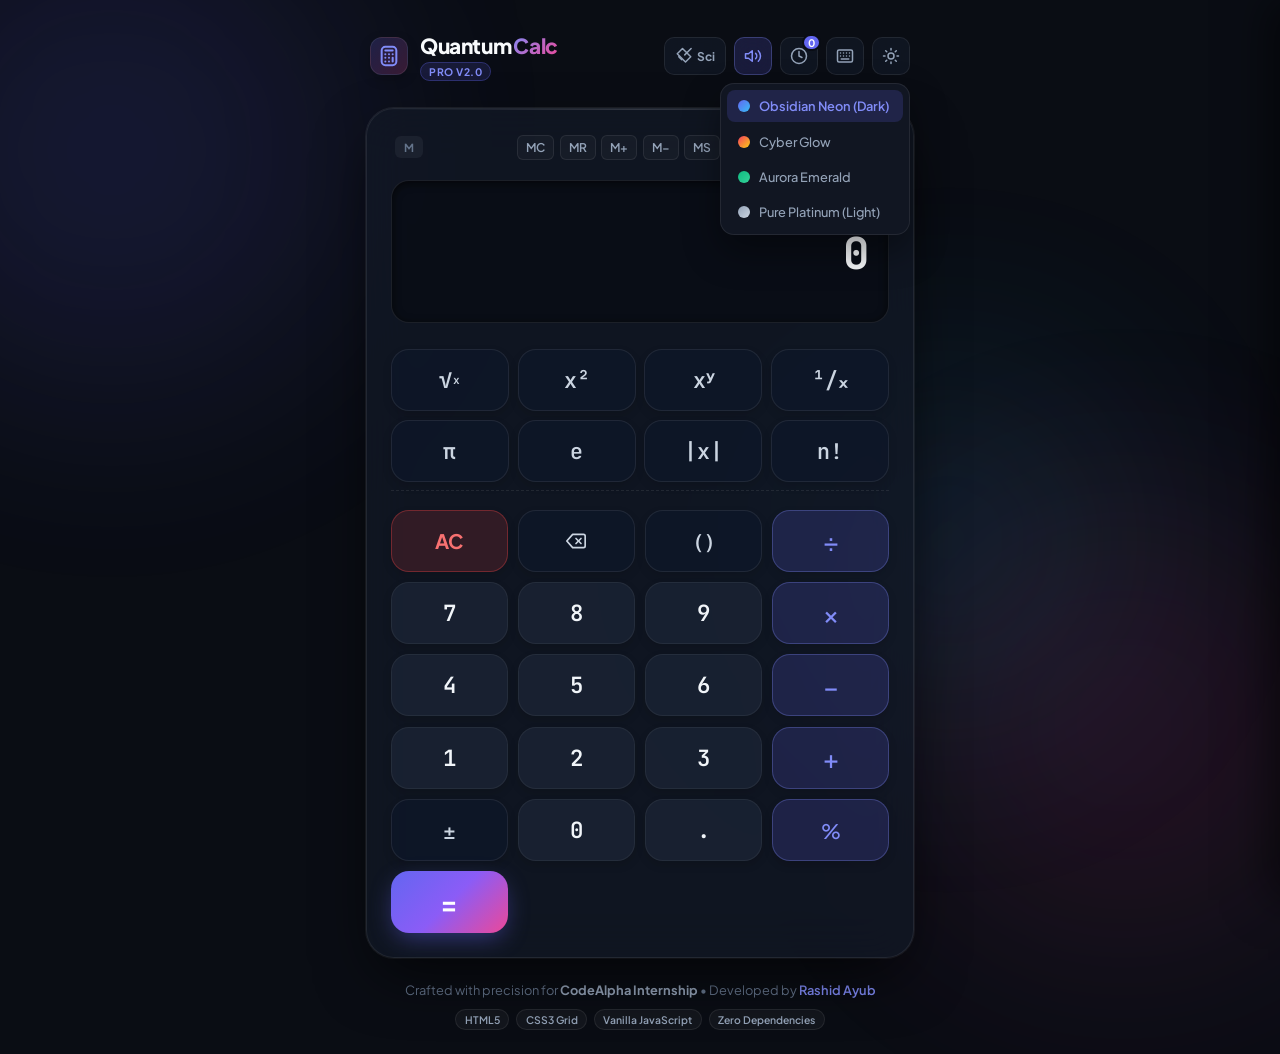
<file: Task_2_Calculator/index.html>
<!DOCTYPE html>
<html lang="en" data-theme="obsidian">
<head>
  <meta charset="UTF-8">
  <meta name="viewport" content="width=device-width, initial-scale=1.0, maximum-scale=1.0, user-scalable=no">
  <title>QuantumCalc — Modern Professional Calculator</title>
  <meta name="description" content="A professional, responsive, feature-rich web calculator with live calculation preview, scientific operations, calculation history, themes, and full keyboard support.">
  <meta name="author" content="Rashid Ayub | CodeAlpha Internship">
  <meta name="keywords" content="Calculator, Web Calculator, Professional Calculator, JavaScript Calculator, Glassmorphism, Responsive Calculator, CodeAlpha">

  <!-- Favicon SVG -->
  <link rel="icon" type="image/svg+xml" href="data:image/svg+xml,<svg xmlns='http://www.w3.org/2000/svg' viewBox='0 0 24 24' fill='%236366f1'><rect width='24' height='24' rx='6' fill='%230f172a'/><path d='M7 6h10a2 2 0 0 1 2 2v8a2 2 0 0 1-2 2H7a2 2 0 0 1-2-2V8a2 2 0 0 1 2-2z' fill='none' stroke='%2338bdf8' stroke-width='2'/><path d='M8 10h8M12 13v4M10 15h4' stroke='%23f43f5e' stroke-width='2' stroke-linecap='round'/></svg>">

  <!-- Google Fonts: Plus Jakarta Sans for UI & JetBrains Mono for Digital Figures -->
  <link rel="preconnect" href="https://fonts.googleapis.com">
  <link rel="preconnect" href="https://fonts.gstatic.com" crossorigin>
  <link href="https://fonts.googleapis.com/css2?family=JetBrains+Mono:wght@400;500;600;700&family=Plus+Jakarta+Sans:wght@400;500;600;700;800&display=swap" rel="stylesheet">

  <!-- Main Stylesheet -->
  <link rel="stylesheet" href="style.css">
</head>
<body>
  <!-- Ambient Animated Background Lights -->
  <div class="ambient-glow orb-1" aria-hidden="true"></div>
  <div class="ambient-glow orb-2" aria-hidden="true"></div>
  <div class="ambient-glow orb-3" aria-hidden="true"></div>

  <!-- Main Application Wrapper -->
  <main class="app-container" id="app">
    <!-- Header Controls Bar -->
    <header class="app-header">
      <div class="brand">
        <div class="brand-logo" aria-hidden="true">
          <svg viewBox="0 0 24 24" width="22" height="22" fill="none" stroke="currentColor" stroke-width="2.2" stroke-linecap="round" stroke-linejoin="round">
            <rect x="4" y="2" width="16" height="20" rx="4"></rect>
            <line x1="8" y1="6" x2="16" y2="6"></line>
            <line x1="16" y1="14" x2="16" y2="18"></line>
            <path d="M16 10h.01"></path>
            <path d="M12 10h.01"></path>
            <path d="M8 10h.01"></path>
            <path d="M12 14h.01"></path>
            <path d="M8 14h.01"></path>
            <path d="M12 18h.01"></path>
            <path d="M8 18h.01"></path>
          </svg>
        </div>
        <div class="brand-info">
          <h1 class="brand-title">Quantum<span>Calc</span></h1>
          <span class="brand-badge">Pro v2.0</span>
        </div>
      </div>

      <!-- Quick Actions / Preferences Toolbar -->
      <div class="header-actions">
        <!-- Scientific Mode Toggle -->
        <button type="button" class="action-btn" id="scientificToggleBtn" title="Toggle Scientific Mode (Alt + S)" aria-label="Toggle Scientific Functions" aria-pressed="false">
          <svg viewBox="0 0 24 24" width="18" height="18" fill="none" stroke="currentColor" stroke-width="2" stroke-linecap="round" stroke-linejoin="round" aria-hidden="true">
            <path d="m21.5 2-8.5 8.5M10 2l-7 7 11 11 7-7-11-11Z"></path>
            <path d="m5 13 4 4"></path>
          </svg>
          <span class="btn-text">Sci</span>
        </button>

        <!-- Sound Effects Toggle -->
        <button type="button" class="action-btn" id="soundToggleBtn" title="Toggle Audio Feedback" aria-label="Toggle Key Click Sound" aria-pressed="true">
          <svg class="icon-sound-on" viewBox="0 0 24 24" width="18" height="18" fill="none" stroke="currentColor" stroke-width="2" stroke-linecap="round" stroke-linejoin="round" aria-hidden="true">
            <polygon points="11 5 6 9 2 9 2 15 6 15 11 19 11 5"></polygon>
            <path d="M15.54 8.46a5 5 0 0 1 0 7.07"></path>
            <path d="M19.07 4.93a10 10 0 0 1 0 14.14"></path>
          </svg>
          <svg class="icon-sound-off" viewBox="0 0 24 24" width="18" height="18" fill="none" stroke="currentColor" stroke-width="2" stroke-linecap="round" stroke-linejoin="round" aria-hidden="true" style="display: none;">
            <polygon points="11 5 6 9 2 9 2 15 6 15 11 19 11 5"></polygon>
            <line x1="23" y1="9" x2="17" y2="15"></line>
            <line x1="17" y1="9" x2="23" y2="15"></line>
          </svg>
        </button>

        <!-- History Tape Drawer Toggle -->
        <button type="button" class="action-btn" id="historyToggleBtn" title="Calculation History (H)" aria-label="View Calculation History" aria-haspopup="dialog" aria-expanded="false">
          <svg viewBox="0 0 24 24" width="18" height="18" fill="none" stroke="currentColor" stroke-width="2" stroke-linecap="round" stroke-linejoin="round" aria-hidden="true">
            <circle cx="12" cy="12" r="10"></circle>
            <polyline points="12 6 12 12 16 14"></polyline>
          </svg>
          <span class="history-badge" id="historyCountBadge">0</span>
        </button>

        <!-- Keyboard Shortcuts Help -->
        <button type="button" class="action-btn" id="shortcutsToggleBtn" title="Keyboard Shortcuts (?)" aria-label="Keyboard Shortcuts Cheatsheet">
          <svg viewBox="0 0 24 24" width="18" height="18" fill="none" stroke="currentColor" stroke-width="2" stroke-linecap="round" stroke-linejoin="round" aria-hidden="true">
            <rect x="2" y="4" width="20" height="16" rx="2"></rect>
            <path d="M6 8h.001M10 8h.001M14 8h.001M18 8h.001M6 12h.001M10 12h.001M14 12h.001M18 12h.001M7 16h10"></path>
          </svg>
        </button>

        <!-- Theme Picker Dropdown Toggle -->
        <div class="theme-dropdown-container">
          <button type="button" class="action-btn" id="themePickerBtn" title="Change Theme" aria-label="Select Color Theme" aria-expanded="false">
            <svg viewBox="0 0 24 24" width="18" height="18" fill="none" stroke="currentColor" stroke-width="2" stroke-linecap="round" stroke-linejoin="round" aria-hidden="true">
              <circle cx="12" cy="12" r="4"></circle>
              <path d="M12 2v2M12 20v2M4.93 4.93l1.41 1.41M17.66 17.66l1.41 1.41M2 12h2M20 12h2M6.34 17.66l-1.41 1.41M19.07 4.93l-1.41 1.41"></path>
            </svg>
          </button>
          <div class="theme-menu" id="themeMenu" role="menu" aria-label="Color Themes" hidden>
            <button type="button" class="theme-option active" data-theme-val="obsidian" role="menuitem">
              <span class="theme-dot dot-obsidian"></span>
              <span>Obsidian Neon (Dark)</span>
            </button>
            <button type="button" class="theme-option" data-theme-val="cyberpunk" role="menuitem">
              <span class="theme-dot dot-cyberpunk"></span>
              <span>Cyber Glow</span>
            </button>
            <button type="button" class="theme-option" data-theme-val="aurora" role="menuitem">
              <span class="theme-dot dot-aurora"></span>
              <span>Aurora Emerald</span>
            </button>
            <button type="button" class="theme-option" data-theme-val="platinum" role="menuitem">
              <span class="theme-dot dot-platinum"></span>
              <span>Pure Platinum (Light)</span>
            </button>
          </div>
        </div>
      </div>
    </header>

    <!-- The Calculator Core Card -->
    <section class="calculator-card" id="calculatorCard" aria-label="Calculator Device">
      <!-- Top Memory Status Bar -->
      <div class="memory-bar" id="memoryBar" aria-label="Memory Status">
        <span class="memory-chip" id="memoryIndicator" title="Memory Register Active">M</span>
        <div class="memory-actions">
          <button type="button" class="mem-btn" data-action="mem-clear" title="Memory Clear (MC)" aria-label="Clear Memory">MC</button>
          <button type="button" class="mem-btn" data-action="mem-recall" title="Memory Recall (MR)" aria-label="Recall Memory">MR</button>
          <button type="button" class="mem-btn" data-action="mem-add" title="Memory Add (M+)" aria-label="Add to Memory">M+</button>
          <button type="button" class="mem-btn" data-action="mem-sub" title="Memory Subtract (M-)" aria-label="Subtract from Memory">M−</button>
          <button type="button" class="mem-btn" data-action="mem-store" title="Memory Store (MS)" aria-label="Store to Memory">MS</button>
        </div>
        <button type="button" class="copy-display-btn" id="copyResultBtn" title="Copy Current Result to Clipboard (Ctrl+C)" aria-label="Copy Result">
          <svg viewBox="0 0 24 24" width="14" height="14" fill="none" stroke="currentColor" stroke-width="2" stroke-linecap="round" stroke-linejoin="round" aria-hidden="true">
            <rect x="9" y="9" width="13" height="13" rx="2" ry="2"></rect>
            <path d="M5 15H4a2 2 0 0 1-2-2V4a2 2 0 0 1 2-2h9a2 2 0 0 1 2 2v1"></path>
          </svg>
          <span class="copy-text">Copy</span>
        </button>
      </div>

      <!-- High-Tech Display Screen -->
      <div class="calculator-screen" id="calculatorScreen" role="region" aria-live="polite" aria-label="Calculation Screen">
        <!-- Previous Expression Stream -->
        <div class="screen-history-line" id="expressionDisplay" title="Current Calculation Expression">
          <!-- Populated by JS -->
        </div>

        <!-- Main Real-time Input / Live Result Display -->
        <div class="screen-main-line">
          <div class="screen-input-row">
            <span class="operator-preview" id="operatorBadge" aria-hidden="true"></span>
            <div class="screen-main-value" id="mainDisplay">0</div>
          </div>
        </div>

        <!-- Dynamic Live Calculation Preview -->
        <div class="screen-preview-line" id="livePreviewContainer">
          <span class="preview-label">Live:</span>
          <span class="preview-value" id="previewDisplay">0</span>
        </div>
      </div>

      <!-- Expandable Scientific Panel -->
      <div class="scientific-panel" id="scientificPanel" aria-label="Scientific Functions" hidden>
        <button type="button" class="calc-btn btn-sci" data-action="sqrt" title="Square Root (√)">√<span class="btn-sub">x</span></button>
        <button type="button" class="calc-btn btn-sci" data-action="square" title="Square (x²)">x²</button>
        <button type="button" class="calc-btn btn-sci" data-action="power" title="Power (x^y)">xʸ</button>
        <button type="button" class="calc-btn btn-sci" data-action="reciprocal" title="Reciprocal (1/x)">¹/ₓ</button>
        <button type="button" class="calc-btn btn-sci" data-action="pi" title="Pi Constant (π)">π</button>
        <button type="button" class="calc-btn btn-sci" data-action="euler" title="Euler's Constant (e)">e</button>
        <button type="button" class="calc-btn btn-sci" data-action="abs" title="Absolute Value (|x|)">|x|</button>
        <button type="button" class="calc-btn btn-sci" data-action="factorial" title="Factorial (n!)">n!</button>
      </div>

      <!-- Primary Keypad Matrix (CSS Grid) -->
      <div class="keypad-grid" id="keypadGrid" role="group" aria-label="Calculator Keypad">
        <!-- Row 1: Clear, Delete, Parentheses, Divide -->
        <button type="button" class="calc-btn btn-control btn-clear" data-action="clear" data-key="Escape" id="keyClear" title="Clear All (Escape)">
          <span class="btn-label">AC</span>
        </button>
        <button type="button" class="calc-btn btn-control btn-del" data-action="delete" data-key="Backspace" id="keyDelete" title="Delete Last (Backspace)">
          <svg viewBox="0 0 24 24" width="20" height="20" fill="none" stroke="currentColor" stroke-width="2" stroke-linecap="round" stroke-linejoin="round" aria-hidden="true">
            <path d="M21 4H8l-7 8 7 8h13a2 2 0 0 0 2-2V6a2 2 0 0 0-2-2z"></path>
            <line x1="18" y1="9" x2="12" y2="15"></line>
            <line x1="12" y1="9" x2="18" y2="15"></line>
          </svg>
          <span class="sr-only">DEL</span>
        </button>
        <button type="button" class="calc-btn btn-function" data-action="parentheses" data-key="()" id="keyParentheses" title="Parentheses ( )">
          <span class="btn-label">( )</span>
        </button>
        <button type="button" class="calc-btn btn-operator" data-action="operator" data-val="/" data-key="/" id="keyDivide" title="Divide (/)">
          <span class="btn-label">÷</span>
        </button>

        <!-- Row 2: 7, 8, 9, Multiply -->
        <button type="button" class="calc-btn btn-num" data-action="number" data-val="7" data-key="7" id="key7">
          <span class="btn-label">7</span>
        </button>
        <button type="button" class="calc-btn btn-num" data-action="number" data-val="8" data-key="8" id="key8">
          <span class="btn-label">8</span>
        </button>
        <button type="button" class="calc-btn btn-num" data-action="number" data-val="9" data-key="9" id="key9">
          <span class="btn-label">9</span>
        </button>
        <button type="button" class="calc-btn btn-operator" data-action="operator" data-val="*" data-key="*" id="keyMultiply" title="Multiply (*)">
          <span class="btn-label">×</span>
        </button>

        <!-- Row 3: 4, 5, 6, Subtract -->
        <button type="button" class="calc-btn btn-num" data-action="number" data-val="4" data-key="4" id="key4">
          <span class="btn-label">4</span>
        </button>
        <button type="button" class="calc-btn btn-num" data-action="number" data-val="5" data-key="5" id="key5">
          <span class="btn-label">5</span>
        </button>
        <button type="button" class="calc-btn btn-num" data-action="number" data-val="6" data-key="6" id="key6">
          <span class="btn-label">6</span>
        </button>
        <button type="button" class="calc-btn btn-operator" data-action="operator" data-val="-" data-key="-" id="keySubtract" title="Subtract (-)">
          <span class="btn-label">−</span>
        </button>

        <!-- Row 4: 1, 2, 3, Add -->
        <button type="button" class="calc-btn btn-num" data-action="number" data-val="1" data-key="1" id="key1">
          <span class="btn-label">1</span>
        </button>
        <button type="button" class="calc-btn btn-num" data-action="number" data-val="2" data-key="2" id="key2">
          <span class="btn-label">2</span>
        </button>
        <button type="button" class="calc-btn btn-num" data-action="number" data-val="3" data-key="3" id="key3">
          <span class="btn-label">3</span>
        </button>
        <button type="button" class="calc-btn btn-operator" data-action="operator" data-val="+" data-key="+" id="keyAdd" title="Add (+)">
          <span class="btn-label">+</span>
        </button>

        <!-- Row 5: Negate (+/-), 0, Decimal, Equals -->
        <button type="button" class="calc-btn btn-function" data-action="negate" data-key="F9" id="keyNegate" title="Toggle Positive / Negative (±)">
          <span class="btn-label">±</span>
        </button>
        <button type="button" class="calc-btn btn-num" data-action="number" data-val="0" data-key="0" id="key0">
          <span class="btn-label">0</span>
        </button>
        <button type="button" class="calc-btn btn-num" data-action="decimal" data-val="." data-key="." id="keyDecimal" title="Decimal Point (.)">
          <span class="btn-label">.</span>
        </button>
        <button type="button" class="calc-btn btn-operator btn-percent" data-action="percent" data-val="%" data-key="%" id="keyPercent" title="Percentage (%)">
          <span class="btn-label">%</span>
        </button>
        <button type="button" class="calc-btn btn-equals" data-action="calculate" data-key="Enter" id="keyEquals" title="Calculate Result (Enter)">
          <span class="btn-label">=</span>
        </button>
      </div>
    </section>

    <!-- Side / Overlay History Tape Drawer -->
    <aside class="history-drawer" id="historyDrawer" role="dialog" aria-modal="true" aria-label="Calculation History" hidden>
      <div class="history-header">
        <div class="history-title-wrap">
          <svg viewBox="0 0 24 24" width="20" height="20" fill="none" stroke="currentColor" stroke-width="2" stroke-linecap="round" stroke-linejoin="round" aria-hidden="true">
            <circle cx="12" cy="12" r="10"></circle>
            <polyline points="12 6 12 12 16 14"></polyline>
          </svg>
          <h3>History Tape</h3>
        </div>
        <div class="history-header-actions">
          <button type="button" class="clear-history-btn" id="clearHistoryBtn" title="Clear all history">
            Clear
          </button>
          <button type="button" class="close-drawer-btn" id="closeHistoryBtn" aria-label="Close History">
            <svg viewBox="0 0 24 24" width="18" height="18" fill="none" stroke="currentColor" stroke-width="2" stroke-linecap="round" stroke-linejoin="round">
              <line x1="18" y1="6" x2="6" y2="18"></line>
              <line x1="6" y1="6" x2="18" y2="18"></line>
            </svg>
          </button>
        </div>
      </div>
      <div class="history-list" id="historyList">
        <!-- Rendered items or empty state -->
        <div class="history-empty">
          <svg viewBox="0 0 24 24" width="40" height="40" fill="none" stroke="currentColor" stroke-width="1.5" stroke-linecap="round" stroke-linejoin="round" aria-hidden="true">
            <circle cx="12" cy="12" r="10"></circle>
            <path d="M12 6v6l4 2"></path>
          </svg>
          <p>No calculation history yet</p>
          <span>Calculations you complete will appear here</span>
        </div>
      </div>
    </aside>

    <!-- Keyboard Shortcuts Modal Dialog -->
    <div class="modal-backdrop" id="shortcutsModal" role="dialog" aria-modal="true" aria-labelledby="modalTitle" hidden>
      <div class="modal-card">
        <div class="modal-header">
          <h3 id="modalTitle">Keyboard Shortcuts</h3>
          <button type="button" class="modal-close-btn" id="closeShortcutsBtn" aria-label="Close shortcuts">
            <svg viewBox="0 0 24 24" width="18" height="18" fill="none" stroke="currentColor" stroke-width="2" stroke-linecap="round" stroke-linejoin="round">
              <line x1="18" y1="6" x2="6" y2="18"></line>
              <line x1="6" y1="6" x2="18" y2="18"></line>
            </svg>
          </button>
        </div>
        <div class="shortcuts-table">
          <div class="shortcut-row">
            <span class="keys"><kbd>0</kbd>–<kbd>9</kbd></span>
            <span class="desc">Input numbers</span>
          </div>
          <div class="shortcut-row">
            <span class="keys"><kbd>+</kbd> <kbd>−</kbd> <kbd>*</kbd> <kbd>/</kbd></span>
            <span class="desc">Arithmetic operators</span>
          </div>
          <div class="shortcut-row">
            <span class="keys"><kbd>.</kbd></span>
            <span class="desc">Decimal point</span>
          </div>
          <div class="shortcut-row">
            <span class="keys"><kbd>Enter</kbd> or <kbd>=</kbd></span>
            <span class="desc">Calculate final result</span>
          </div>
          <div class="shortcut-row">
            <span class="keys"><kbd>Backspace</kbd></span>
            <span class="desc">Delete last character (DEL)</span>
          </div>
          <div class="shortcut-row">
            <span class="keys"><kbd>Esc</kbd></span>
            <span class="desc">All Clear (AC)</span>
          </div>
          <div class="shortcut-row">
            <span class="keys"><kbd>%</kbd></span>
            <span class="desc">Percentage operation</span>
          </div>
          <div class="shortcut-row">
            <span class="keys"><kbd>(</kbd> <kbd>)</kbd></span>
            <span class="desc">Parentheses grouping</span>
          </div>
          <div class="shortcut-row">
            <span class="keys"><kbd>Ctrl</kbd> + <kbd>C</kbd></span>
            <span class="desc">Copy result to clipboard</span>
          </div>
          <div class="shortcut-row">
            <span class="keys"><kbd>H</kbd></span>
            <span class="desc">Toggle calculation history</span>
          </div>
          <div class="shortcut-row">
            <span class="keys"><kbd>Alt</kbd> + <kbd>S</kbd></span>
            <span class="desc">Toggle scientific function panel</span>
          </div>
        </div>
        <div class="modal-footer">
          <button type="button" class="btn-primary" id="shortcutsGotItBtn">Got It</button>
        </div>
      </div>
    </div>

    <!-- Toast Notification Overlay -->
    <div class="toast-container" id="toastContainer" aria-live="polite"></div>

    <!-- Professional Footer -->
    <footer class="app-footer">
      <p class="footer-copy">
        Crafted with precision for <strong>CodeAlpha Internship</strong> &bull; Developed by <span class="author-name">Rashid Ayub</span>
      </p>
      <div class="footer-tags">
        <span class="tag">HTML5</span>
        <span class="tag">CSS3 Grid</span>
        <span class="tag">Vanilla JavaScript</span>
        <span class="tag">Zero Dependencies</span>
      </div>
    </footer>
  </main>

  <!-- Main Calculator Logic Engine -->
  <script src="script.js"></script>
</body>
</html>
</file>
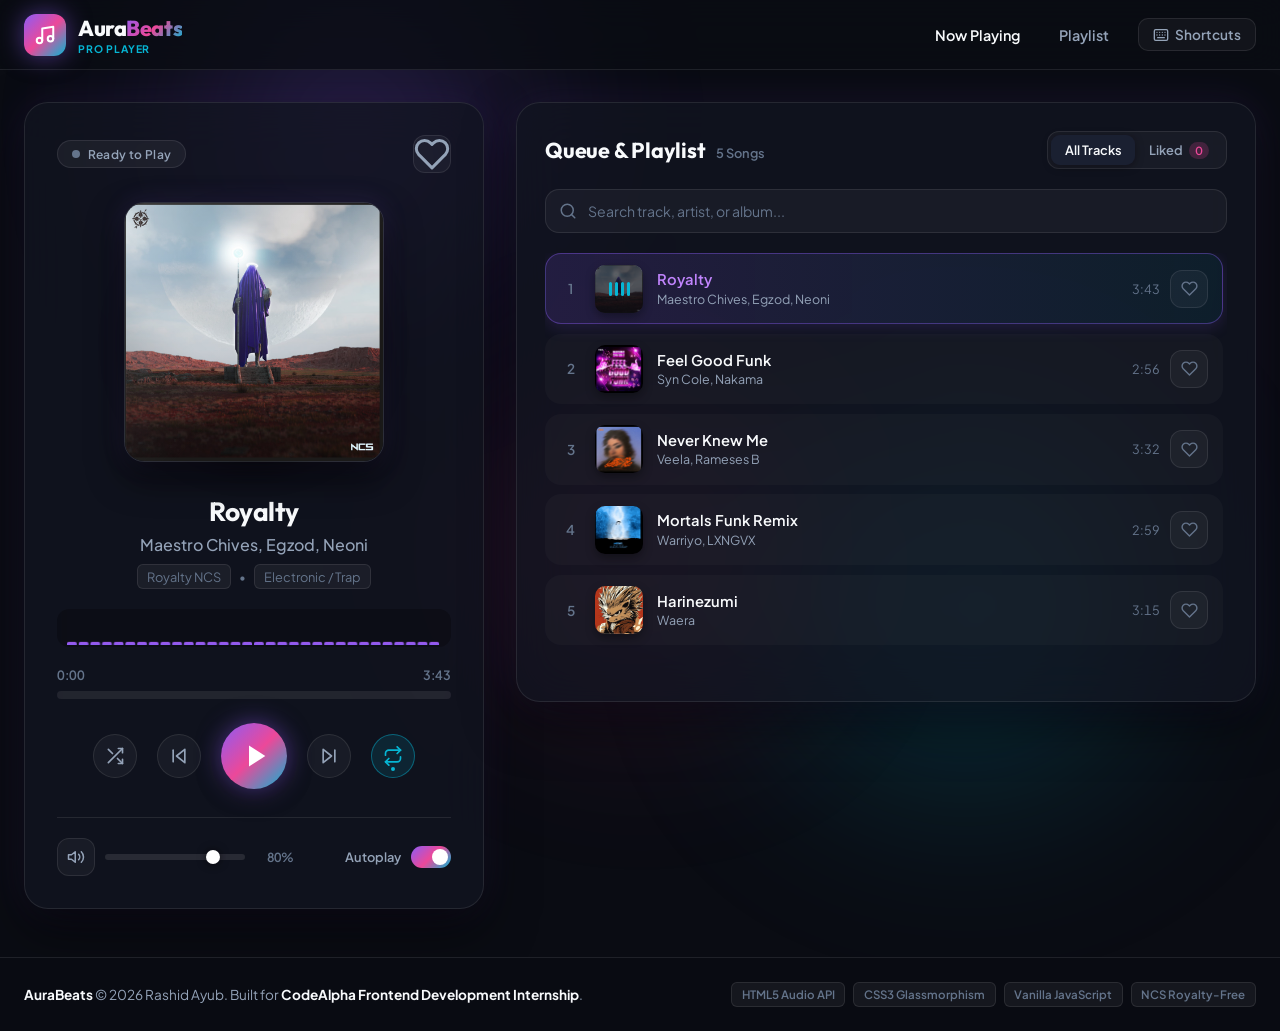
<file: Task_4_Music_Player/index.html>
<!DOCTYPE html>
<html lang="en">
<head>
  <meta charset="UTF-8">
  <meta name="viewport" content="width=device-width, initial-scale=1.0">
  <meta name="description" content="AuraBeats — Modern, professional, responsive music player web application built with HTML5, CSS3, and Vanilla JavaScript by Rashid Ayub for CodeAlpha Internship.">
  <meta name="author" content="Rashid Ayub">
  <meta name="theme-color" content="#0d0f17">
  <title>AuraBeats — Professional Web Music Player | CodeAlpha Task 4</title>

  <!-- Google Fonts -->
  <link rel="preconnect" href="https://fonts.googleapis.com">
  <link rel="preconnect" href="https://fonts.gstatic.com" crossorigin>
  <link href="https://fonts.googleapis.com/css2?family=Outfit:wght@400;500;600;700;800&family=Plus+Jakarta+Sans:wght@300;400;500;600;700&display=swap" rel="stylesheet">

  <link rel="stylesheet" href="style.css">
</head>
<body>
  <!-- Ambient Gradient Background Mesh -->
  <div class="ambient-glow glow-1" aria-hidden="true"></div>
  <div class="ambient-glow glow-2" aria-hidden="true"></div>
  <div class="ambient-glow glow-3" aria-hidden="true"></div>

  <!-- Header / Navigation -->
  <header class="app-header">
    <div class="header-container">
      <div class="brand">
        <div class="brand-logo" aria-hidden="true">
          <svg viewBox="0 0 24 24" fill="none" stroke="currentColor" stroke-width="2.2" stroke-linecap="round" stroke-linejoin="round">
            <path d="M9 18V5l12-2v13"></path>
            <circle cx="6" cy="18" r="3"></circle>
            <circle cx="18" cy="16" r="3"></circle>
          </svg>
        </div>
        <div class="brand-info">
          <span class="brand-title">Aura<span class="accent-text">Beats</span></span>
          <span class="brand-badge">PRO PLAYER</span>
        </div>
      </div>

      <nav class="nav-links">
        <a href="#player-section" class="nav-link active">Now Playing</a>
        <a href="#playlist-section" class="nav-link">Playlist</a>
        <button id="shortcuts-btn" class="nav-btn" title="View Keyboard Shortcuts (or press ?)" aria-label="Keyboard Shortcuts">
          <svg viewBox="0 0 24 24" fill="none" stroke="currentColor" stroke-width="2" stroke-linecap="round" stroke-linejoin="round">
            <rect x="2" y="4" width="20" height="16" rx="2"></rect>
            <path d="M6 8h.001M10 8h.001M14 8h.001M18 8h.001M6 12h.001M10 12h.001M14 12h.001M18 12h.001M7 16h10"></path>
          </svg>
          <span>Shortcuts</span>
        </button>
      </nav>
    </div>
  </header>

  <!-- Main Application Wrapper -->
  <main class="player-wrapper">
    <div class="player-layout">

      <!-- Left Column: Primary Player -->
      <section class="player-card glass-panel" id="player-section" aria-label="Music Player Controls">
        <!-- Card Top Bar: Status & Heart Button -->
        <div class="player-top-bar">
          <div class="playback-badge" id="playback-badge">
            <span class="pulse-dot"></span>
            <span id="player-status-text">Ready to Play</span>
          </div>

          <div class="top-actions">
            <button id="like-btn" class="icon-btn heart-btn" aria-label="Favorite song" title="Favorite track (L)">
              <svg class="heart-icon" viewBox="0 0 24 24" fill="none" stroke="currentColor" stroke-width="2" stroke-linecap="round" stroke-linejoin="round">
                <path d="M20.84 4.61a5.5 5.5 0 0 0-7.78 0L12 5.67l-1.06-1.06a5.5 5.5 0 0 0-7.78 7.78l1.06 1.06L12 21.23l7.78-7.78 1.06-1.06a5.5 5.5 0 0 0 0-7.78z"></path>
              </svg>
            </button>
          </div>
        </div>

        <!-- Album Artwork Section with Vinyl & Spinning Animation -->
        <div class="artwork-container">
          <div class="vinyl-disc" id="vinyl-disc" aria-hidden="true">
            <div class="vinyl-grooves"></div>
            <div class="vinyl-center"></div>
          </div>
          <div class="artwork-wrapper" id="artwork-wrapper">
            <img id="album-art" src="assets/images/royalty.png" alt="Album Cover Artwork" loading="lazy">
            <div class="artwork-overlay" aria-hidden="true">
              <div class="disc-hole"></div>
            </div>
          </div>
        </div>

        <!-- Song Metadata -->
        <div class="song-meta">
          <h1 class="song-title" id="song-title">Royalty</h1>
          <p class="song-artist" id="song-artist">Maestro Chives, Egzod, Neoni</p>
          <div class="song-subdetails">
            <span class="album-badge" id="song-album">Royalty NCS</span>
            <span class="dot-separator">•</span>
            <span class="genre-badge" id="song-genre">Electronic / Trap</span>
          </div>
        </div>

        <!-- Realtime Soundwave Visualizer Canvas -->
        <div class="visualizer-container" aria-hidden="true">
          <canvas id="visualizer-canvas" width="380" height="42"></canvas>
        </div>

        <!-- Progress Bar and Timers -->
        <div class="progress-section">
          <div class="time-display">
            <span id="current-time">0:00</span>
            <span id="total-duration">0:00</span>
          </div>
          <div class="progress-bar-container" id="progress-container" role="progressbar" aria-label="Song progress" aria-valuemin="0" aria-valuemax="100" aria-valuenow="0" tabindex="0">
            <div class="progress-buffer" id="progress-buffer"></div>
            <div class="progress-fill" id="progress-fill">
              <div class="progress-thumb" id="progress-thumb"></div>
            </div>
            <div class="progress-hover-time" id="progress-hover-time">0:00</div>
          </div>
        </div>

        <!-- Core Playback Controls -->
        <div class="playback-controls">
          <button id="shuffle-btn" class="control-btn toggle-btn" aria-label="Toggle Shuffle" title="Shuffle (S)">
            <svg viewBox="0 0 24 24" fill="none" stroke="currentColor" stroke-width="2" stroke-linecap="round" stroke-linejoin="round">
              <polyline points="16 3 21 3 21 8"></polyline>
              <line x1="4" y1="20" x2="21" y2="3"></line>
              <polyline points="21 16 21 21 16 21"></polyline>
              <line x1="15" y1="15" x2="21" y2="21"></line>
              <line x1="4" y1="4" x2="9" y2="9"></line>
            </svg>
            <span class="active-indicator"></span>
          </button>

          <button id="prev-btn" class="control-btn nav-action-btn" aria-label="Previous Track" title="Previous Song (Left Arrow / P)">
            <svg viewBox="0 0 24 24" fill="none" stroke="currentColor" stroke-width="2" stroke-linecap="round" stroke-linejoin="round">
              <polygon points="19 20 9 12 19 4 19 20"></polygon>
              <line x1="5" y1="19" x2="5" y2="5"></line>
            </svg>
          </button>

          <button id="play-pause-btn" class="play-main-btn" aria-label="Play song" title="Play / Pause (Spacebar)">
            <!-- Play SVG -->
            <svg id="play-icon" viewBox="0 0 24 24" fill="currentColor">
              <polygon points="6 3 20 12 6 21 6 3"></polygon>
            </svg>
            <!-- Pause SVG -->
            <svg id="pause-icon" class="hidden" viewBox="0 0 24 24" fill="currentColor">
              <rect x="6" y="4" width="4" height="16" rx="1"></rect>
              <rect x="14" y="4" width="4" height="16" rx="1"></rect>
            </svg>
          </button>

          <button id="next-btn" class="control-btn nav-action-btn" aria-label="Next Track" title="Next Song (Right Arrow / N)">
            <svg viewBox="0 0 24 24" fill="none" stroke="currentColor" stroke-width="2" stroke-linecap="round" stroke-linejoin="round">
              <polygon points="5 4 15 12 5 20 5 4"></polygon>
              <line x1="19" y1="5" x2="19" y2="19"></line>
            </svg>
          </button>

          <button id="repeat-btn" class="control-btn toggle-btn" aria-label="Toggle Repeat" title="Repeat (R)">
            <svg viewBox="0 0 24 24" fill="none" stroke="currentColor" stroke-width="2" stroke-linecap="round" stroke-linejoin="round">
              <polyline points="17 1 21 5 17 9"></polyline>
              <path d="M3 11V9a4 4 0 0 1 4-4h14"></path>
              <polyline points="7 23 3 19 7 15"></polyline>
              <path d="M21 13v2a4 4 0 0 1-4 4H3"></path>
            </svg>
            <span class="repeat-one-badge" id="repeat-one-badge">1</span>
            <span class="active-indicator"></span>
          </button>
        </div>

        <!-- Bottom Secondary Controls: Volume & Autoplay -->
        <div class="secondary-controls">
          <!-- Volume Group -->
          <div class="volume-group">
            <button id="mute-btn" class="icon-btn volume-btn" aria-label="Mute / Unmute" title="Mute / Unmute (M)">
              <svg id="vol-high-icon" viewBox="0 0 24 24" fill="none" stroke="currentColor" stroke-width="2" stroke-linecap="round" stroke-linejoin="round">
                <polygon points="11 5 6 9 2 9 2 15 6 15 11 19 11 5"></polygon>
                <path d="M19.07 4.93a10 10 0 0 1 0 14.14M15.54 8.46a5 5 0 0 1 0 7.07"></path>
              </svg>
              <svg id="vol-low-icon" class="hidden" viewBox="0 0 24 24" fill="none" stroke="currentColor" stroke-width="2" stroke-linecap="round" stroke-linejoin="round">
                <polygon points="11 5 6 9 2 9 2 15 6 15 11 19 11 5"></polygon>
                <path d="M15.54 8.46a5 5 0 0 1 0 7.07"></path>
              </svg>
              <svg id="vol-muted-icon" class="hidden" viewBox="0 0 24 24" fill="none" stroke="currentColor" stroke-width="2" stroke-linecap="round" stroke-linejoin="round">
                <polygon points="11 5 6 9 2 9 2 15 6 15 11 19 11 5"></polygon>
                <line x1="23" y1="9" x2="17" y2="15"></line>
                <line x1="17" y1="9" x2="23" y2="15"></line>
              </svg>
            </button>
            <div class="volume-slider-wrapper">
              <input type="range" id="volume-slider" min="0" max="1" step="0.01" value="0.8" aria-label="Volume Slider" title="Volume (Up/Down Arrow)">
              <div class="volume-bar-fill" id="volume-bar-fill"></div>
            </div>
            <span class="volume-percent" id="volume-percent">80%</span>
          </div>

          <!-- Autoplay Switch -->
          <div class="autoplay-group" title="Automatically play next song when current track ends">
            <span class="autoplay-label">Autoplay</span>
            <label class="switch" for="autoplay-toggle">
              <input type="checkbox" id="autoplay-toggle" checked aria-label="Toggle Autoplay">
              <span class="slider round"></span>
            </label>
          </div>
        </div>
      </section>

      <!-- Right Column: Interactive Playlist & Search -->
      <section class="playlist-card glass-panel" id="playlist-section" aria-label="Song Queue and Playlist">
        <!-- Playlist Header & Tabs -->
        <div class="playlist-header">
          <div class="playlist-title-wrap">
            <h2 class="playlist-title">Queue & Playlist</h2>
            <span class="playlist-count" id="playlist-count">5 Songs</span>
          </div>

          <div class="playlist-tabs">
            <button class="tab-btn active" data-tab="all" id="tab-all">All Tracks</button>
            <button class="tab-btn" data-tab="favorites" id="tab-favorites">
              <span>Liked</span>
              <span class="badge" id="favorites-count">0</span>
            </button>
          </div>
        </div>

        <!-- Search Input Bar -->
        <div class="search-bar">
          <div class="search-icon" aria-hidden="true">
            <svg viewBox="0 0 24 24" fill="none" stroke="currentColor" stroke-width="2" stroke-linecap="round" stroke-linejoin="round">
              <circle cx="11" cy="11" r="8"></circle>
              <line x1="21" y1="21" x2="16.65" y2="16.65"></line>
            </svg>
          </div>
          <input type="text" id="search-input" placeholder="Search track, artist, or album..." aria-label="Search playlist">
          <button id="clear-search-btn" class="clear-search-btn hidden" aria-label="Clear search">✕</button>
        </div>

        <!-- Playlist Tracks Container -->
        <div class="playlist-items-container" id="playlist-container" role="list">
          <!-- Dynamically populated via script.js -->
        </div>

        <!-- Empty Results Message -->
        <div class="empty-state hidden" id="empty-state">
          <svg viewBox="0 0 24 24" fill="none" stroke="currentColor" stroke-width="1.8" stroke-linecap="round" stroke-linejoin="round">
            <circle cx="12" cy="12" r="10"></circle>
            <line x1="12" y1="8" x2="12" y2="12"></line>
            <line x1="12" y1="16" x2="12.01" y2="16"></line>
          </svg>
          <p class="empty-title">No matching songs found</p>
          <p class="empty-subtitle">Try adjusting your search terms or filter.</p>
        </div>

        <!-- Live Audio Notice Banner / Graceful Error Handler -->
        <div class="audio-notice hidden" id="audio-notice" role="alert">
          <div class="notice-icon">⚠️</div>
          <div class="notice-text">
            <strong id="notice-title">Notice</strong>
            <p id="notice-desc">Playback issue detected.</p>
          </div>
          <button id="notice-dismiss-btn" class="notice-dismiss">Dismiss</button>
        </div>
      </section>

    </div>
  </main>

  <!-- Keyboard Shortcuts Modal -->
  <div class="modal-backdrop hidden" id="shortcuts-modal" role="dialog" aria-modal="true" aria-labelledby="modal-title">
    <div class="modal-card glass-panel">
      <div class="modal-header">
        <h3 id="modal-title">Keyboard Shortcuts</h3>
        <button id="close-modal-btn" class="close-modal-btn" aria-label="Close modal">✕</button>
      </div>
      <div class="modal-body">
        <div class="shortcut-row">
          <div class="key-badge">Space</div>
          <span>Play / Pause</span>
        </div>
        <div class="shortcut-row">
          <div class="key-badge">←</div>
          <span>Seek Backward 5s</span>
        </div>
        <div class="shortcut-row">
          <div class="key-badge">→</div>
          <span>Seek Forward 5s</span>
        </div>
        <div class="shortcut-row">
          <div class="key-badge">N</div>
          <span>Next Song</span>
        </div>
        <div class="shortcut-row">
          <div class="key-badge">P</div>
          <span>Previous Song</span>
        </div>
        <div class="shortcut-row">
          <div class="key-badge">↑ / ↓</div>
          <span>Volume Up / Down</span>
        </div>
        <div class="shortcut-row">
          <div class="key-badge">M</div>
          <span>Mute / Unmute Volume</span>
        </div>
        <div class="shortcut-row">
          <div class="key-badge">S</div>
          <span>Toggle Shuffle</span>
        </div>
        <div class="shortcut-row">
          <div class="key-badge">R</div>
          <span>Cycle Repeat (Off / All / One)</span>
        </div>
        <div class="shortcut-row">
          <div class="key-badge">L</div>
          <span>Like / Favorite Track</span>
        </div>
      </div>
    </div>
  </div>

  <!-- Toast Notification System -->
  <div class="toast-container" id="toast-container" aria-live="polite"></div>

  <!-- Footer -->
  <footer class="app-footer">
    <div class="footer-container">
      <p class="footer-credits">
        <strong>AuraBeats</strong> &copy; 2026 Rashid Ayub. Built for <strong>CodeAlpha Frontend Development Internship</strong>.
      </p>
      <div class="footer-tags">
        <span class="tech-tag">HTML5 Audio API</span>
        <span class="tech-tag">CSS3 Glassmorphism</span>
        <span class="tech-tag">Vanilla JavaScript</span>
        <span class="tech-tag">NCS Royalty-Free</span>
      </div>
    </div>
  </footer>

  <!-- Hidden Native Audio Element -->
  <audio id="audio-player" preload="metadata"></audio>

  <!-- Script File -->
  <script src="script.js"></script>
</body>
</html>
</file>
<file: Task_2_Calculator/style.css>
/* ==========================================================================
   QuantumCalc — Modern Professional Web Calculator
   Designed & Developed by Rashid Ayub | CodeAlpha Internship
   ========================================================================== */

/* --------------------------------------------------------------------------
   1. CSS Custom Properties & Design Tokens
   -------------------------------------------------------------------------- */
:root {
  /* Default Theme: Obsidian Neon (Dark) */
  --bg-primary: #0a0d14;
  --bg-secondary: #111622;
  --bg-card: rgba(18, 24, 38, 0.75);
  --bg-screen: rgba(10, 14, 22, 0.85);
  --border-subtle: rgba(255, 255, 255, 0.08);
  --border-focus: rgba(99, 102, 241, 0.5);

  --text-primary: #f8fafc;
  --text-secondary: #94a3b8;
  --text-muted: #64748b;
  --text-preview: #38bdf8;

  /* Button Color Tokens */
  --btn-num-bg: rgba(30, 41, 59, 0.6);
  --btn-num-hover: rgba(51, 65, 85, 0.8);
  --btn-num-active: rgba(71, 85, 105, 0.9);
  --btn-num-text: #f1f5f9;
  --btn-num-border: rgba(255, 255, 255, 0.06);

  --btn-op-bg: rgba(99, 102, 241, 0.18);
  --btn-op-hover: rgba(99, 102, 241, 0.35);
  --btn-op-active: rgba(99, 102, 241, 0.5);
  --btn-op-text: #818cf8;
  --btn-op-border: rgba(129, 140, 248, 0.3);

  --btn-fn-bg: rgba(15, 23, 42, 0.7);
  --btn-fn-hover: rgba(30, 41, 59, 0.85);
  --btn-fn-text: #cbd5e1;
  --btn-fn-border: rgba(255, 255, 255, 0.08);

  --btn-clear-bg: rgba(239, 68, 68, 0.15);
  --btn-clear-hover: rgba(239, 68, 68, 0.28);
  --btn-clear-text: #f87171;
  --btn-clear-border: rgba(239, 68, 68, 0.35);

  --btn-equals-bg: linear-gradient(135deg, #6366f1 0%, #8b5cf6 50%, #ec4899 100%);
  --btn-equals-hover: linear-gradient(135deg, #4f46e5 0%, #7c3aed 50%, #db2777 100%);
  --btn-equals-text: #ffffff;
  --btn-equals-shadow: 0 8px 24px -4px rgba(99, 102, 241, 0.45);

  /* Orbs for ambient backdrop */
  --orb-1-color: rgba(99, 102, 241, 0.18);
  --orb-2-color: rgba(236, 72, 153, 0.15);
  --orb-3-color: rgba(56, 189, 248, 0.15);

  /* Elevation Shadows & Glass Radii */
  --card-radius: 28px;
  --btn-radius: 18px;
  --shadow-card: 0 24px 60px -12px rgba(0, 0, 0, 0.7), 0 0 0 1px var(--border-subtle);
  --shadow-inner-screen: inset 0 2px 8px rgba(0, 0, 0, 0.6);

  /* Transition Speeds */
  --transition-fast: 0.15s cubic-bezier(0.4, 0, 0.2, 1);
  --transition-normal: 0.25s cubic-bezier(0.4, 0, 0.2, 1);
}

/* Theme 2: Cyber Glow */
[data-theme="cyberpunk"] {
  --bg-primary: #070913;
  --bg-secondary: #0d1124;
  --bg-card: rgba(13, 17, 36, 0.8);
  --bg-screen: rgba(7, 9, 20, 0.9);
  --border-subtle: rgba(244, 63, 94, 0.15);
  --border-focus: rgba(244, 63, 94, 0.6);

  --text-primary: #ffffff;
  --text-secondary: #fda4af;
  --text-muted: #881337;
  --text-preview: #facc15;

  --btn-num-bg: rgba(20, 24, 48, 0.7);
  --btn-num-hover: rgba(35, 42, 80, 0.85);
  --btn-num-active: rgba(45, 55, 105, 0.95);
  --btn-num-text: #ffe4e6;
  --btn-num-border: rgba(244, 63, 94, 0.15);

  --btn-op-bg: rgba(244, 63, 94, 0.2);
  --btn-op-hover: rgba(244, 63, 94, 0.35);
  --btn-op-active: rgba(244, 63, 94, 0.5);
  --btn-op-text: #fb7185;
  --btn-op-border: rgba(244, 63, 94, 0.4);

  --btn-clear-bg: rgba(234, 179, 8, 0.2);
  --btn-clear-hover: rgba(234, 179, 8, 0.35);
  --btn-clear-text: #fde047;
  --btn-clear-border: rgba(234, 179, 8, 0.4);

  --btn-equals-bg: linear-gradient(135deg, #f43f5e 0%, #fb7185 50%, #facc15 100%);
  --btn-equals-hover: linear-gradient(135deg, #e11d48 0%, #f43f5e 50%, #eab308 100%);
  --btn-equals-text: #050505;
  --btn-equals-shadow: 0 8px 24px -4px rgba(244, 63, 94, 0.5);

  --orb-1-color: rgba(244, 63, 94, 0.22);
  --orb-2-color: rgba(250, 204, 21, 0.15);
  --orb-3-color: rgba(168, 85, 247, 0.2);
}

/* Theme 3: Aurora Emerald */
[data-theme="aurora"] {
  --bg-primary: #061412;
  --bg-secondary: #0a1f1b;
  --bg-card: rgba(10, 31, 27, 0.8);
  --bg-screen: rgba(6, 20, 18, 0.9);
  --border-subtle: rgba(52, 211, 153, 0.15);
  --border-focus: rgba(16, 185, 129, 0.5);

  --text-primary: #f0fdf4;
  --text-secondary: #a7f3d0;
  --text-muted: #065f46;
  --text-preview: #34d399;

  --btn-num-bg: rgba(15, 45, 39, 0.65);
  --btn-num-hover: rgba(20, 60, 52, 0.85);
  --btn-num-active: rgba(25, 75, 65, 0.95);
  --btn-num-text: #e6fffa;
  --btn-num-border: rgba(52, 211, 153, 0.12);

  --btn-op-bg: rgba(16, 185, 129, 0.2);
  --btn-op-hover: rgba(16, 185, 129, 0.35);
  --btn-op-active: rgba(16, 185, 129, 0.5);
  --btn-op-text: #6ee7b7;
  --btn-op-border: rgba(16, 185, 129, 0.35);

  --btn-clear-bg: rgba(248, 113, 113, 0.2);
  --btn-clear-hover: rgba(248, 113, 113, 0.35);
  --btn-clear-text: #fca5a5;
  --btn-clear-border: rgba(248, 113, 113, 0.4);

  --btn-equals-bg: linear-gradient(135deg, #059669 0%, #10b981 50%, #34d399 100%);
  --btn-equals-hover: linear-gradient(135deg, #047857 0%, #059669 50%, #10b981 100%);
  --btn-equals-text: #022c22;
  --btn-equals-shadow: 0 8px 24px -4px rgba(16, 185, 129, 0.45);

  --orb-1-color: rgba(16, 185, 129, 0.2);
  --orb-2-color: rgba(56, 189, 248, 0.15);
  --orb-3-color: rgba(20, 184, 166, 0.15);
}

/* Theme 4: Pure Platinum (Light Theme) */
[data-theme="platinum"] {
  --bg-primary: #e2e8f0;
  --bg-secondary: #f8fafc;
  --bg-card: rgba(255, 255, 255, 0.85);
  --bg-screen: rgba(241, 245, 249, 0.95);
  --border-subtle: rgba(15, 23, 42, 0.08);
  --border-focus: rgba(79, 70, 229, 0.5);

  --text-primary: #0f172a;
  --text-secondary: #475569;
  --text-muted: #94a3b8;
  --text-preview: #2563eb;

  --btn-num-bg: #ffffff;
  --btn-num-hover: #f1f5f9;
  --btn-num-active: #e2e8f0;
  --btn-num-text: #1e293b;
  --btn-num-border: rgba(15, 23, 42, 0.08);

  --btn-op-bg: rgba(99, 102, 241, 0.12);
  --btn-op-hover: rgba(99, 102, 241, 0.2);
  --btn-op-active: rgba(99, 102, 241, 0.3);
  --btn-op-text: #4f46e5;
  --btn-op-border: rgba(99, 102, 241, 0.25);

  --btn-fn-bg: #f8fafc;
  --btn-fn-hover: #edf2f7;
  --btn-fn-text: #334155;
  --btn-fn-border: rgba(15, 23, 42, 0.08);

  --btn-clear-bg: rgba(239, 68, 68, 0.12);
  --btn-clear-hover: rgba(239, 68, 68, 0.2);
  --btn-clear-text: #dc2626;
  --btn-clear-border: rgba(239, 68, 68, 0.25);

  --btn-equals-bg: linear-gradient(135deg, #4f46e5 0%, #6366f1 50%, #3b82f6 100%);
  --btn-equals-hover: linear-gradient(135deg, #4338ca 0%, #4f46e5 50%, #2563eb 100%);
  --btn-equals-text: #ffffff;
  --btn-equals-shadow: 0 8px 24px -4px rgba(79, 70, 229, 0.35);

  --orb-1-color: rgba(99, 102, 241, 0.12);
  --orb-2-color: rgba(236, 72, 153, 0.08);
  --orb-3-color: rgba(56, 189, 248, 0.1);

  --shadow-card: 0 20px 45px -10px rgba(15, 23, 42, 0.12), 0 0 0 1px var(--border-subtle);
  --shadow-inner-screen: inset 0 2px 6px rgba(15, 23, 42, 0.06);
}

/* --------------------------------------------------------------------------
   2. Base Reset & Typography
   -------------------------------------------------------------------------- */
*, *::before, *::after {
  box-sizing: border-box;
  margin: 0;
  padding: 0;
  -webkit-font-smoothing: antialiased;
  -moz-osx-font-smoothing: grayscale;
}

html, body {
  min-height: 100vh;
  font-family: 'Plus Jakarta Sans', system-ui, -apple-system, sans-serif;
  background-color: var(--bg-primary);
  color: var(--text-primary);
  overflow-x: hidden;
  position: relative;
  transition: background-color var(--transition-normal), color var(--transition-normal);
  user-select: none;
  -webkit-user-select: none;
}

button {
  font-family: inherit;
  border: none;
  background: none;
  cursor: pointer;
  outline: none;
  color: inherit;
  touch-action: manipulation;
  -webkit-tap-highlight-color: transparent;
}

.sr-only {
  position: absolute;
  width: 1px;
  height: 1px;
  padding: 0;
  margin: -1px;
  overflow: hidden;
  clip: rect(0, 0, 0, 0);
  white-space: nowrap;
  border-width: 0;
}

/* --------------------------------------------------------------------------
   3. Ambient Decorative Glow Elements
   -------------------------------------------------------------------------- */
.ambient-glow {
  position: fixed;
  border-radius: 50%;
  filter: blur(120px);
  pointer-events: none;
  z-index: 0;
  opacity: 0.8;
  animation: floatOrbs 18s ease-in-out infinite alternate;
}

.orb-1 {
  width: 480px;
  height: 480px;
  background: var(--orb-1-color);
  top: -10%;
  left: -10%;
}

.orb-2 {
  width: 440px;
  height: 440px;
  background: var(--orb-2-color);
  bottom: -5%;
  right: -5%;
  animation-duration: 22s;
  animation-direction: alternate-reverse;
}

.orb-3 {
  width: 360px;
  height: 360px;
  background: var(--orb-3-color);
  top: 40%;
  left: 60%;
  animation-duration: 16s;
}

@keyframes floatOrbs {
  0% { transform: translate(0, 0) scale(1); }
  50% { transform: translate(40px, -30px) scale(1.08); }
  100% { transform: translate(-30px, 40px) scale(0.95); }
}

/* --------------------------------------------------------------------------
   4. Application Layout
   -------------------------------------------------------------------------- */
.app-container {
  position: relative;
  z-index: 1;
  min-height: 100vh;
  display: flex;
  flex-direction: column;
  align-items: center;
  justify-content: center;
  padding: 1.5rem 1rem;
  max-width: 580px;
  margin: 0 auto;
}

/* Header & Controls Bar */
.app-header {
  width: 100%;
  display: flex;
  align-items: center;
  justify-content: space-between;
  margin-bottom: 1.25rem;
  padding: 0.5rem 0.25rem;
}

.brand {
  display: flex;
  align-items: center;
  gap: 0.75rem;
}

.brand-logo {
  width: 38px;
  height: 38px;
  border-radius: 12px;
  background: linear-gradient(135deg, rgba(99, 102, 241, 0.2), rgba(236, 72, 153, 0.2));
  border: 1px solid var(--border-subtle);
  display: flex;
  align-items: center;
  justify-content: center;
  color: #818cf8;
  box-shadow: 0 4px 12px rgba(0, 0, 0, 0.2);
}

.brand-title {
  font-size: 1.3rem;
  font-weight: 800;
  letter-spacing: -0.02em;
  color: var(--text-primary);
  display: flex;
  align-items: center;
  gap: 0.15rem;
}

.brand-title span {
  background: linear-gradient(135deg, #818cf8, #ec4899);
  -webkit-background-clip: text;
  -webkit-text-fill-color: transparent;
}

.brand-badge {
  font-size: 0.65rem;
  font-weight: 700;
  text-transform: uppercase;
  letter-spacing: 0.05em;
  padding: 0.15rem 0.5rem;
  background: rgba(99, 102, 241, 0.15);
  color: #818cf8;
  border: 1px solid rgba(99, 102, 241, 0.3);
  border-radius: 20px;
}

.header-actions {
  display: flex;
  align-items: center;
  gap: 0.5rem;
  position: relative;
}

.action-btn {
  width: 38px;
  height: 38px;
  border-radius: 10px;
  background: var(--bg-card);
  backdrop-filter: blur(12px);
  -webkit-backdrop-filter: blur(12px);
  border: 1px solid var(--border-subtle);
  color: var(--text-secondary);
  display: inline-flex;
  align-items: center;
  justify-content: center;
  position: relative;
  transition: all var(--transition-fast);
}

.action-btn:hover {
  background: var(--btn-num-hover);
  color: var(--text-primary);
  border-color: var(--border-focus);
  transform: translateY(-1px);
}

.action-btn:active {
  transform: translateY(1px);
}

.action-btn[aria-pressed="true"] {
  background: var(--btn-op-bg);
  color: var(--btn-op-text);
  border-color: var(--btn-op-border);
}

.action-btn .btn-text {
  font-size: 0.75rem;
  font-weight: 700;
  margin-left: 0.2rem;
}

#scientificToggleBtn {
  width: auto;
  padding: 0 0.65rem;
}

.history-badge {
  position: absolute;
  top: -4px;
  right: -4px;
  min-width: 17px;
  height: 17px;
  padding: 0 4px;
  border-radius: 10px;
  background: #6366f1;
  color: #ffffff;
  font-size: 0.65rem;
  font-weight: 700;
  display: flex;
  align-items: center;
  justify-content: center;
  border: 2px solid var(--bg-primary);
}

/* Theme Dropdown Menu */
.theme-dropdown-container {
  position: relative;
}

.theme-menu {
  position: absolute;
  top: calc(100% + 8px);
  right: 0;
  width: 190px;
  background: var(--bg-secondary);
  border: 1px solid var(--border-subtle);
  border-radius: 14px;
  box-shadow: 0 16px 36px rgba(0, 0, 0, 0.4);
  padding: 0.4rem;
  z-index: 50;
  display: flex;
  flex-direction: column;
  gap: 0.2rem;
  backdrop-filter: blur(16px);
  -webkit-backdrop-filter: blur(16px);
}

.theme-option {
  display: flex;
  align-items: center;
  gap: 0.6rem;
  padding: 0.5rem 0.65rem;
  border-radius: 8px;
  font-size: 0.8rem;
  font-weight: 500;
  color: var(--text-secondary);
  text-align: left;
  transition: all var(--transition-fast);
}

.theme-option:hover {
  background: var(--btn-num-hover);
  color: var(--text-primary);
}

.theme-option.active {
  background: var(--btn-op-bg);
  color: var(--btn-op-text);
  font-weight: 600;
}

.theme-dot {
  width: 12px;
  height: 12px;
  border-radius: 50%;
  flex-shrink: 0;
}

.dot-obsidian { background: linear-gradient(135deg, #6366f1, #38bdf8); }
.dot-cyberpunk { background: linear-gradient(135deg, #f43f5e, #facc15); }
.dot-aurora { background: linear-gradient(135deg, #10b981, #34d399); }
.dot-platinum { background: linear-gradient(135deg, #94a3b8, #cbd5e1); }

/* --------------------------------------------------------------------------
   5. Calculator Glass Card
   -------------------------------------------------------------------------- */
.calculator-card {
  width: 100%;
  background: var(--bg-card);
  backdrop-filter: blur(24px);
  -webkit-backdrop-filter: blur(24px);
  border: 1px solid var(--border-subtle);
  border-radius: var(--card-radius);
  box-shadow: var(--shadow-card);
  padding: 1.5rem;
  display: flex;
  flex-direction: column;
  gap: 1.15rem;
  position: relative;
  overflow: hidden;
  transition: all var(--transition-normal);
}

.calculator-card::before {
  content: '';
  position: absolute;
  top: 0;
  left: 0;
  right: 0;
  height: 1px;
  background: linear-gradient(90deg, transparent, rgba(255, 255, 255, 0.15), transparent);
}

/* Memory Status Bar */
.memory-bar {
  display: flex;
  align-items: center;
  justify-content: space-between;
  padding: 0.1rem 0.25rem;
  font-size: 0.75rem;
}

.memory-chip {
  padding: 0.2rem 0.5rem;
  border-radius: 6px;
  font-weight: 700;
  font-size: 0.7rem;
  background: rgba(255, 255, 255, 0.05);
  color: var(--text-muted);
  border: 1px solid transparent;
  transition: all var(--transition-fast);
}

.memory-chip.active {
  background: rgba(99, 102, 241, 0.2);
  color: #818cf8;
  border-color: rgba(99, 102, 241, 0.4);
  box-shadow: 0 0 10px rgba(99, 102, 241, 0.3);
}

.memory-actions {
  display: flex;
  align-items: center;
  gap: 0.35rem;
}

.mem-btn {
  padding: 0.25rem 0.5rem;
  border-radius: 6px;
  font-size: 0.75rem;
  font-weight: 600;
  color: var(--text-secondary);
  background: rgba(255, 255, 255, 0.03);
  border: 1px solid var(--border-subtle);
  transition: all var(--transition-fast);
}

.mem-btn:hover {
  background: var(--btn-num-hover);
  color: var(--text-primary);
  border-color: var(--border-focus);
}

.mem-btn:active {
  transform: scale(0.94);
}

.copy-display-btn {
  display: flex;
  align-items: center;
  gap: 0.3rem;
  padding: 0.25rem 0.55rem;
  border-radius: 6px;
  font-size: 0.75rem;
  font-weight: 600;
  color: var(--text-secondary);
  background: rgba(255, 255, 255, 0.03);
  border: 1px solid var(--border-subtle);
  transition: all var(--transition-fast);
}

.copy-display-btn:hover {
  background: var(--btn-num-hover);
  color: var(--text-primary);
  border-color: var(--border-focus);
}

/* --------------------------------------------------------------------------
   6. High-Tech Display Screen
   -------------------------------------------------------------------------- */
.calculator-screen {
  background: var(--bg-screen);
  border: 1px solid var(--border-subtle);
  border-radius: 18px;
  padding: 1.15rem 1.25rem;
  box-shadow: var(--shadow-inner-screen);
  display: flex;
  flex-direction: column;
  justify-content: flex-end;
  min-height: 130px;
  position: relative;
  overflow: hidden;
}

.screen-history-line {
  min-height: 1.5rem;
  font-family: 'JetBrains Mono', monospace;
  font-size: 1rem;
  color: var(--text-secondary);
  text-align: right;
  white-space: nowrap;
  overflow-x: auto;
  overflow-y: hidden;
  scrollbar-width: none;
  letter-spacing: 0.04em;
  opacity: 0.85;
}

.screen-history-line::-webkit-scrollbar {
  display: none;
}

.screen-main-line {
  margin: 0.35rem 0;
  overflow: hidden;
}

.screen-input-row {
  display: flex;
  align-items: center;
  justify-content: flex-end;
  gap: 0.5rem;
}

.operator-preview {
  font-family: 'JetBrains Mono', monospace;
  font-size: 1.5rem;
  font-weight: 700;
  color: var(--btn-op-text);
  flex-shrink: 0;
}

.screen-main-value {
  font-family: 'JetBrains Mono', monospace;
  font-size: 2.75rem;
  font-weight: 700;
  color: var(--text-primary);
  text-align: right;
  line-height: 1.1;
  word-break: break-all;
  white-space: nowrap;
  letter-spacing: -0.02em;
  transition: font-size 0.15s ease;
}

/* Auto-scale classes based on character length */
.screen-main-value.text-lg { font-size: 2.2rem; }
.screen-main-value.text-md { font-size: 1.75rem; }
.screen-main-value.text-sm { font-size: 1.35rem; }
.screen-main-value.text-xs { font-size: 1.1rem; }

/* Real-Time Preview Line */
.screen-preview-line {
  display: flex;
  align-items: center;
  justify-content: flex-end;
  gap: 0.4rem;
  min-height: 1.25rem;
  font-family: 'JetBrains Mono', monospace;
  font-size: 0.95rem;
  color: var(--text-preview);
  opacity: 0.9;
}

.preview-label {
  font-size: 0.75rem;
  font-weight: 600;
  text-transform: uppercase;
  letter-spacing: 0.05em;
  opacity: 0.7;
}

.preview-value {
  font-weight: 600;
}

/* Shake animation on invalid calculation */
@keyframes shakeScreen {
  0%, 100% { transform: translateX(0); }
  20%, 60% { transform: translateX(-6px); }
  40%, 80% { transform: translateX(6px); }
}

.calculator-screen.shake {
  animation: shakeScreen 0.4s ease-in-out;
  border-color: rgba(239, 68, 68, 0.6);
}

/* --------------------------------------------------------------------------
   7. Expandable Scientific Panel
   -------------------------------------------------------------------------- */
.scientific-panel {
  display: grid;
  grid-template-columns: repeat(4, 1fr);
  gap: 0.55rem;
  padding: 0.5rem 0;
  border-bottom: 1px dashed var(--border-subtle);
  animation: fadeInDown 0.25s cubic-bezier(0.4, 0, 0.2, 1);
}

@keyframes fadeInDown {
  from { opacity: 0; transform: translateY(-8px); }
  to { opacity: 1; transform: translateY(0); }
}

.btn-sci {
  height: 44px;
  background: var(--btn-fn-bg);
  border: 1px solid var(--btn-fn-border);
  border-radius: 12px;
  color: var(--btn-fn-text);
  font-size: 0.95rem;
  font-weight: 600;
  font-family: 'JetBrains Mono', monospace;
  display: flex;
  align-items: center;
  justify-content: center;
  transition: all var(--transition-fast);
}

.btn-sci:hover {
  background: var(--btn-fn-hover);
  color: var(--text-primary);
  border-color: var(--border-focus);
}

.btn-sci:active {
  transform: scale(0.95);
}

.btn-sci .btn-sub {
  font-size: 0.7rem;
  margin-left: 1px;
}

/* --------------------------------------------------------------------------
   8. Keypad Matrix (CSS Grid)
   -------------------------------------------------------------------------- */
.keypad-grid {
  display: grid;
  grid-template-columns: repeat(4, 1fr);
  gap: 0.65rem;
}

/* General Button Styles */
.calc-btn {
  height: 62px;
  border-radius: var(--btn-radius);
  font-size: 1.35rem;
  font-weight: 600;
  display: inline-flex;
  align-items: center;
  justify-content: center;
  position: relative;
  overflow: hidden;
  transition: background var(--transition-fast), transform var(--transition-fast), border-color var(--transition-fast), box-shadow var(--transition-fast);
  cursor: pointer;
  box-shadow: 0 4px 10px rgba(0, 0, 0, 0.12);
}

.calc-btn:hover {
  transform: translateY(-2px);
  box-shadow: 0 6px 16px rgba(0, 0, 0, 0.18);
}

.calc-btn:active,
.calc-btn.key-active {
  transform: translateY(2px) scale(0.97);
  box-shadow: 0 1px 4px rgba(0, 0, 0, 0.2);
}

/* Number Buttons */
.btn-num {
  background: var(--btn-num-bg);
  color: var(--btn-num-text);
  border: 1px solid var(--btn-num-border);
  font-family: 'JetBrains Mono', monospace;
  font-size: 1.4rem;
}

.btn-num:hover {
  background: var(--btn-num-hover);
  border-color: rgba(255, 255, 255, 0.14);
}

/* Operator Buttons (+, -, *, /) */
.btn-operator {
  background: var(--btn-op-bg);
  color: var(--btn-op-text);
  border: 1px solid var(--btn-op-border);
  font-size: 1.6rem;
  font-weight: 500;
}

.btn-operator:hover {
  background: var(--btn-op-hover);
  box-shadow: 0 0 16px var(--btn-op-border);
}

.btn-percent {
  font-size: 1.25rem;
}

/* Functional Buttons (Parentheses, +/-) */
.btn-function {
  background: var(--btn-fn-bg);
  color: var(--btn-fn-text);
  border: 1px solid var(--btn-fn-border);
  font-size: 1.25rem;
}

.btn-function:hover {
  background: var(--btn-fn-hover);
}

/* Clear (AC) Button */
.btn-clear {
  background: var(--btn-clear-bg);
  color: var(--btn-clear-text);
  border: 1px solid var(--btn-clear-border);
  font-weight: 700;
  font-size: 1.25rem;
}

.btn-clear:hover {
  background: var(--btn-clear-hover);
  box-shadow: 0 0 14px rgba(239, 68, 68, 0.35);
}

/* Delete (DEL) Button */
.btn-del {
  background: var(--btn-fn-bg);
  color: var(--btn-fn-text);
  border: 1px solid var(--btn-fn-border);
}

.btn-del:hover {
  background: var(--btn-fn-hover);
  color: #fca5a5;
}

/* Equals (=) Button */
.btn-equals {
  background: var(--btn-equals-bg);
  color: var(--btn-equals-text);
  border: none;
  font-size: 1.7rem;
  font-weight: 700;
  box-shadow: var(--btn-equals-shadow);
}

.btn-equals:hover {
  background: var(--btn-equals-hover);
  box-shadow: 0 10px 28px -2px rgba(99, 102, 241, 0.65);
}

/* Active Highlight Wave Effect */
.calc-btn::after {
  content: '';
  position: absolute;
  top: 50%;
  left: 50%;
  width: 120%;
  height: 120%;
  border-radius: 50%;
  background: radial-gradient(circle, rgba(255, 255, 255, 0.25) 0%, transparent 70%);
  transform: translate(-50%, -50%) scale(0);
  opacity: 0;
  transition: transform 0.4s ease-out, opacity 0.4s ease-out;
  pointer-events: none;
}

.calc-btn:active::after {
  transform: translate(-50%, -50%) scale(1);
  opacity: 1;
  transition: 0s;
}

/* --------------------------------------------------------------------------
   9. Calculation History Drawer
   -------------------------------------------------------------------------- */
.history-drawer {
  position: fixed;
  top: 0;
  right: 0;
  bottom: 0;
  width: 360px;
  max-width: 90vw;
  background: var(--bg-secondary);
  border-left: 1px solid var(--border-subtle);
  box-shadow: -12px 0 40px rgba(0, 0, 0, 0.5);
  z-index: 100;
  display: flex;
  flex-direction: column;
  backdrop-filter: blur(20px);
  -webkit-backdrop-filter: blur(20px);
  transform: translateX(100%);
  transition: transform 0.3s cubic-bezier(0.4, 0, 0.2, 1);
}

.history-drawer.open {
  transform: translateX(0);
}

.history-header {
  padding: 1.25rem;
  display: flex;
  align-items: center;
  justify-content: space-between;
  border-bottom: 1px solid var(--border-subtle);
}

.history-title-wrap {
  display: flex;
  align-items: center;
  gap: 0.6rem;
  color: var(--text-primary);
}

.history-title-wrap h3 {
  font-size: 1.05rem;
  font-weight: 700;
}

.history-header-actions {
  display: flex;
  align-items: center;
  gap: 0.5rem;
}

.clear-history-btn {
  font-size: 0.75rem;
  font-weight: 600;
  color: var(--text-secondary);
  padding: 0.3rem 0.65rem;
  border-radius: 6px;
  border: 1px solid var(--border-subtle);
  transition: all var(--transition-fast);
}

.clear-history-btn:hover {
  background: rgba(239, 68, 68, 0.15);
  color: #f87171;
  border-color: rgba(239, 68, 68, 0.3);
}

.close-drawer-btn {
  width: 32px;
  height: 32px;
  border-radius: 8px;
  display: flex;
  align-items: center;
  justify-content: center;
  color: var(--text-secondary);
  border: 1px solid var(--border-subtle);
  transition: all var(--transition-fast);
}

.close-drawer-btn:hover {
  background: var(--btn-num-hover);
  color: var(--text-primary);
}

.history-list {
  flex: 1;
  overflow-y: auto;
  padding: 1rem;
  display: flex;
  flex-direction: column;
  gap: 0.75rem;
}

.history-empty {
  display: flex;
  flex-direction: column;
  align-items: center;
  justify-content: center;
  text-align: center;
  padding: 3rem 1.5rem;
  color: var(--text-muted);
  gap: 0.75rem;
}

.history-empty p {
  font-size: 0.95rem;
  font-weight: 600;
  color: var(--text-secondary);
}

.history-empty span {
  font-size: 0.8rem;
}

.history-card {
  background: var(--bg-card);
  border: 1px solid var(--border-subtle);
  border-radius: 14px;
  padding: 0.85rem 1rem;
  cursor: pointer;
  transition: all var(--transition-fast);
  display: flex;
  flex-direction: column;
  gap: 0.35rem;
}

.history-card:hover {
  border-color: var(--border-focus);
  background: var(--btn-num-hover);
  transform: translateY(-2px);
}

.history-item-top {
  display: flex;
  align-items: center;
  justify-content: space-between;
  font-size: 0.75rem;
  color: var(--text-muted);
}

.history-time {
  font-size: 0.7rem;
}

.history-item-exp {
  font-family: 'JetBrains Mono', monospace;
  font-size: 0.9rem;
  color: var(--text-secondary);
  word-break: break-all;
}

.history-item-res {
  font-family: 'JetBrains Mono', monospace;
  font-size: 1.25rem;
  font-weight: 700;
  color: var(--text-preview);
  text-align: right;
}

.history-actions-row {
  display: flex;
  align-items: center;
  justify-content: flex-end;
  gap: 0.4rem;
  margin-top: 0.35rem;
  padding-top: 0.35rem;
  border-top: 1px dashed var(--border-subtle);
}

.history-mini-btn {
  font-size: 0.7rem;
  font-weight: 600;
  padding: 0.2rem 0.5rem;
  border-radius: 4px;
  background: rgba(255, 255, 255, 0.05);
  border: 1px solid var(--border-subtle);
  color: var(--text-secondary);
}

.history-mini-btn:hover {
  background: var(--btn-op-bg);
  color: var(--btn-op-text);
}

/* --------------------------------------------------------------------------
   10. Modal Dialogs & Toasts
   -------------------------------------------------------------------------- */
.modal-backdrop {
  position: fixed;
  top: 0;
  left: 0;
  right: 0;
  bottom: 0;
  background: rgba(0, 0, 0, 0.65);
  backdrop-filter: blur(10px);
  -webkit-backdrop-filter: blur(10px);
  z-index: 150;
  display: flex;
  align-items: center;
  justify-content: center;
  padding: 1rem;
}

.modal-backdrop[hidden] {
  display: none;
}

.modal-card {
  width: 100%;
  max-width: 440px;
  background: var(--bg-secondary);
  border: 1px solid var(--border-subtle);
  border-radius: 20px;
  box-shadow: 0 24px 60px rgba(0, 0, 0, 0.6);
  padding: 1.5rem;
  animation: modalPop 0.25s cubic-bezier(0.4, 0, 0.2, 1);
}

@keyframes modalPop {
  from { opacity: 0; transform: scale(0.94); }
  to { opacity: 1; transform: scale(1); }
}

.modal-header {
  display: flex;
  align-items: center;
  justify-content: space-between;
  margin-bottom: 1.25rem;
}

.modal-header h3 {
  font-size: 1.15rem;
  font-weight: 700;
  color: var(--text-primary);
}

.modal-close-btn {
  width: 32px;
  height: 32px;
  border-radius: 8px;
  display: flex;
  align-items: center;
  justify-content: center;
  color: var(--text-secondary);
  border: 1px solid var(--border-subtle);
}

.modal-close-btn:hover {
  background: var(--btn-num-hover);
  color: var(--text-primary);
}

.shortcuts-table {
  display: flex;
  flex-direction: column;
  gap: 0.65rem;
  max-height: 55vh;
  overflow-y: auto;
  padding-right: 0.35rem;
}

.shortcut-row {
  display: flex;
  align-items: center;
  justify-content: space-between;
  padding: 0.45rem 0.5rem;
  border-radius: 8px;
  background: rgba(255, 255, 255, 0.02);
  border: 1px solid var(--border-subtle);
}

.shortcut-row .keys kbd {
  font-family: 'JetBrains Mono', monospace;
  font-size: 0.8rem;
  padding: 0.2rem 0.45rem;
  border-radius: 6px;
  background: var(--bg-card);
  border: 1px solid var(--border-subtle);
  color: var(--text-primary);
  box-shadow: 0 2px 4px rgba(0, 0, 0, 0.2);
}

.shortcut-row .desc {
  font-size: 0.85rem;
  color: var(--text-secondary);
}

.modal-footer {
  margin-top: 1.25rem;
  display: flex;
  justify-content: flex-end;
}

.btn-primary {
  padding: 0.65rem 1.4rem;
  border-radius: 10px;
  font-size: 0.85rem;
  font-weight: 600;
  background: linear-gradient(135deg, #6366f1, #8b5cf6);
  color: #ffffff;
  box-shadow: 0 4px 14px rgba(99, 102, 241, 0.4);
  transition: all var(--transition-fast);
}

.btn-primary:hover {
  box-shadow: 0 6px 20px rgba(99, 102, 241, 0.6);
  transform: translateY(-1px);
}

/* Toast Notifications */
.toast-container {
  position: fixed;
  bottom: 2rem;
  left: 50%;
  transform: translateX(-50%);
  z-index: 200;
  display: flex;
  flex-direction: column;
  gap: 0.5rem;
  pointer-events: none;
}

.toast {
  padding: 0.65rem 1.25rem;
  border-radius: 24px;
  background: var(--bg-secondary);
  border: 1px solid var(--border-subtle);
  box-shadow: 0 10px 30px rgba(0, 0, 0, 0.4);
  color: var(--text-primary);
  font-size: 0.85rem;
  font-weight: 600;
  display: flex;
  align-items: center;
  gap: 0.5rem;
  animation: toastIn 0.3s cubic-bezier(0.4, 0, 0.2, 1), toastOut 0.3s cubic-bezier(0.4, 0, 0.2, 1) 2.4s forwards;
  backdrop-filter: blur(12px);
  -webkit-backdrop-filter: blur(12px);
}

@keyframes toastIn {
  from { opacity: 0; transform: translateY(12px); }
  to { opacity: 1; transform: translateY(0); }
}

@keyframes toastOut {
  from { opacity: 1; transform: translateY(0); }
  to { opacity: 0; transform: translateY(-12px); }
}

/* --------------------------------------------------------------------------
   11. Footer
   -------------------------------------------------------------------------- */
.app-footer {
  margin-top: 1.5rem;
  text-align: center;
  display: flex;
  flex-direction: column;
  align-items: center;
  gap: 0.65rem;
}

.footer-copy {
  font-size: 0.8rem;
  color: var(--text-muted);
}

.footer-copy strong {
  color: var(--text-secondary);
}

.author-name {
  color: #818cf8;
  font-weight: 600;
}

.footer-tags {
  display: flex;
  flex-wrap: wrap;
  justify-content: center;
  gap: 0.4rem;
}

.tag {
  font-size: 0.65rem;
  font-weight: 600;
  padding: 0.2rem 0.55rem;
  border-radius: 12px;
  background: rgba(255, 255, 255, 0.04);
  border: 1px solid var(--border-subtle);
  color: var(--text-secondary);
}

/* --------------------------------------------------------------------------
   12. Responsive Design & Touch Ergonomics
   -------------------------------------------------------------------------- */
@media (max-width: 480px) {
  .app-container {
    padding: 0.75rem 0.5rem;
    justify-content: flex-start;
  }

  .calculator-card {
    padding: 1.15rem 0.85rem;
    border-radius: 22px;
    gap: 0.85rem;
  }

  .calc-btn {
    height: 56px;
    border-radius: 14px;
    font-size: 1.25rem;
  }

  .screen-main-value {
    font-size: 2.25rem;
  }

  .scientific-panel {
    gap: 0.4rem;
  }

  .btn-sci {
    height: 38px;
    font-size: 0.85rem;
  }
}
</file>
<file: Task_4_Music_Player/style.css>
/* ==========================================================================
   AuraBeats — Professional Music Player
   Author: Rashid Ayub | CodeAlpha Frontend Development Internship
   Technologies: HTML5, CSS3, Vanilla JavaScript
   ========================================================================== */

/* --------------------------------------------------------------------------
   1. Design System & CSS Variables
   -------------------------------------------------------------------------- */
:root {
  /* Color Palette */
  --bg-dark: #0a0c13;
  --bg-card: rgba(18, 22, 34, 0.72);
  --bg-card-hover: rgba(28, 34, 52, 0.85);
  --bg-surface: rgba(255, 255, 255, 0.04);
  --bg-surface-elevated: rgba(255, 255, 255, 0.08);

  /* Accents & Brand Colors */
  --accent-primary: #8b5cf6;       /* Violet / Purple */
  --accent-secondary: #06b6d4;     /* Electric Cyan */
  --accent-pink: #ec4899;          /* Neon Pink */
  --accent-gradient: linear-gradient(135deg, #8b5cf6 0%, #ec4899 50%, #06b6d4 100%);
  --accent-gradient-subtle: linear-gradient(135deg, rgba(139, 92, 246, 0.2) 0%, rgba(6, 182, 212, 0.2) 100%);

  /* Text Colors */
  --text-main: #f8fafc;
  --text-muted: #94a3b8;
  --text-dim: #64748b;

  /* Status Colors */
  --color-success: #10b981;
  --color-warning: #f59e0b;
  --color-error: #ef4444;

  /* Borders & Glassmorphism */
  --glass-border: rgba(255, 255, 255, 0.09);
  --glass-border-hover: rgba(139, 92, 246, 0.35);
  --glass-shadow: 0 20px 50px rgba(0, 0, 0, 0.55), 0 0 40px rgba(139, 92, 246, 0.12);
  --glow-primary: 0 0 25px rgba(139, 92, 246, 0.5);

  /* Typography */
  --font-heading: 'Outfit', sans-serif;
  --font-body: 'Plus Jakarta Sans', sans-serif;

  /* Transitions */
  --trans-fast: 0.18s cubic-bezier(0.4, 0, 0.2, 1);
  --trans-smooth: 0.3s cubic-bezier(0.16, 1, 0.3, 1);
  --trans-slow: 0.6s cubic-bezier(0.16, 1, 0.3, 1);
}

/* --------------------------------------------------------------------------
   2. Reset & Base Styles
   -------------------------------------------------------------------------- */
*, *::before, *::after {
  box-sizing: border-box;
  margin: 0;
  padding: 0;
}

html {
  font-size: 16px;
  scroll-behavior: smooth;
}

body {
  font-family: var(--font-body);
  background-color: var(--bg-dark);
  color: var(--text-main);
  min-height: 100vh;
  display: flex;
  flex-direction: column;
  overflow-x: hidden;
  position: relative;
  -webkit-font-smoothing: antialiased;
  -moz-osx-font-smoothing: grayscale;
}

button {
  font-family: inherit;
  cursor: pointer;
  border: none;
  background: none;
  outline: none;
  color: inherit;
}

input {
  font-family: inherit;
}

img {
  max-width: 100%;
  display: block;
}

.hidden {
  display: none !important;
}

/* --------------------------------------------------------------------------
   3. Ambient Glowing Background Mesh
   -------------------------------------------------------------------------- */
.ambient-glow {
  position: fixed;
  border-radius: 50%;
  filter: blur(100px);
  opacity: 0.35;
  pointer-events: none;
  z-index: 0;
  animation: floatAmbient 18s ease-in-out infinite alternate;
}

.glow-1 {
  width: 450px;
  height: 450px;
  background: radial-gradient(circle, #8b5cf6 0%, transparent 70%);
  top: -100px;
  left: 10%;
}

.glow-2 {
  width: 500px;
  height: 500px;
  background: radial-gradient(circle, #06b6d4 0%, transparent 70%);
  bottom: 5%;
  right: 5%;
  animation-duration: 22s;
  animation-delay: -5s;
}

.glow-3 {
  width: 380px;
  height: 380px;
  background: radial-gradient(circle, #ec4899 0%, transparent 70%);
  top: 40%;
  right: 35%;
  animation-duration: 26s;
  animation-delay: -10s;
}

@keyframes floatAmbient {
  0% { transform: translate(0, 0) scale(1); }
  50% { transform: translate(30px, 40px) scale(1.12); }
  100% { transform: translate(-25px, -30px) scale(0.95); }
}

/* --------------------------------------------------------------------------
   4. Glassmorphic Panel Styles
   -------------------------------------------------------------------------- */
.glass-panel {
  background: var(--bg-card);
  backdrop-filter: blur(24px);
  -webkit-backdrop-filter: blur(24px);
  border: 1px solid var(--glass-border);
  box-shadow: var(--glass-shadow);
  border-radius: 24px;
  transition: border-color var(--trans-smooth), box-shadow var(--trans-smooth);
}

.glass-panel:hover {
  border-color: rgba(255, 255, 255, 0.14);
}

/* --------------------------------------------------------------------------
   5. Header / Navigation
   -------------------------------------------------------------------------- */
.app-header {
  position: sticky;
  top: 0;
  z-index: 100;
  background: rgba(10, 12, 19, 0.75);
  backdrop-filter: blur(16px);
  -webkit-backdrop-filter: blur(16px);
  border-bottom: 1px solid var(--glass-border);
  padding: 0.85rem 1.5rem;
}

.header-container {
  max-width: 1280px;
  margin: 0 auto;
  display: flex;
  align-items: center;
  justify-content: space-between;
}

.brand {
  display: flex;
  align-items: center;
  gap: 0.75rem;
}

.brand-logo {
  width: 42px;
  height: 42px;
  border-radius: 12px;
  background: var(--accent-gradient);
  display: flex;
  align-items: center;
  justify-content: center;
  color: #fff;
  box-shadow: var(--glow-primary);
  transition: transform var(--trans-fast);
}

.brand-logo svg {
  width: 22px;
  height: 22px;
}

.brand:hover .brand-logo {
  transform: rotate(6deg) scale(1.05);
}

.brand-info {
  display: flex;
  flex-direction: column;
}

.brand-title {
  font-family: var(--font-heading);
  font-size: 1.35rem;
  font-weight: 800;
  letter-spacing: -0.02em;
}

.accent-text {
  background: var(--accent-gradient);
  -webkit-background-clip: text;
  -webkit-text-fill-color: transparent;
}

.brand-badge {
  font-size: 0.65rem;
  font-weight: 700;
  letter-spacing: 0.08em;
  color: var(--accent-secondary);
}

.nav-links {
  display: flex;
  align-items: center;
  gap: 1.25rem;
}

.nav-link {
  text-decoration: none;
  font-size: 0.9rem;
  font-weight: 600;
  color: var(--text-muted);
  transition: color var(--trans-fast);
  padding: 0.4rem 0.6rem;
}

.nav-link:hover, .nav-link.active {
  color: var(--text-main);
}

.nav-btn {
  display: flex;
  align-items: center;
  gap: 0.4rem;
  font-size: 0.85rem;
  font-weight: 600;
  padding: 0.45rem 0.85rem;
  background: var(--bg-surface);
  border: 1px solid var(--glass-border);
  border-radius: 10px;
  transition: all var(--trans-fast);
  color: var(--text-muted);
}

.nav-btn svg {
  width: 16px;
  height: 16px;
}

.nav-btn:hover {
  background: var(--bg-surface-elevated);
  border-color: var(--accent-primary);
  color: var(--text-main);
  transform: translateY(-1px);
}

/* --------------------------------------------------------------------------
   6. Main Player Layout
   -------------------------------------------------------------------------- */
.player-wrapper {
  flex: 1;
  max-width: 1280px;
  width: 100%;
  margin: 0 auto;
  padding: 2rem 1.5rem 3rem;
  position: relative;
  z-index: 1;
}

.player-layout {
  display: grid;
  grid-template-columns: minmax(360px, 460px) minmax(400px, 1fr);
  gap: 2rem;
  align-items: start;
}

/* --------------------------------------------------------------------------
   7. Left Column: Primary Player Card
   -------------------------------------------------------------------------- */
.player-card {
  padding: 2rem;
  display: flex;
  flex-direction: column;
  position: relative;
  overflow: hidden;
}

/* Top Bar: Playback status & Heart */
.player-top-bar {
  display: flex;
  justify-content: space-between;
  align-items: center;
  margin-bottom: 1.5rem;
}

.playback-badge {
  display: inline-flex;
  align-items: center;
  gap: 0.5rem;
  background: rgba(255, 255, 255, 0.05);
  border: 1px solid var(--glass-border);
  padding: 0.35rem 0.85rem;
  border-radius: 20px;
  font-size: 0.75rem;
  font-weight: 600;
  letter-spacing: 0.03em;
  color: var(--text-muted);
}

.pulse-dot {
  width: 8px;
  height: 8px;
  border-radius: 50%;
  background-color: var(--text-dim);
  transition: background-color var(--trans-fast);
}

.player-card.is-playing .pulse-dot {
  background-color: var(--color-success);
  box-shadow: 0 0 10px var(--color-success);
  animation: pulseDot 1.4s infinite ease-in-out;
}

@keyframes pulseDot {
  0%, 100% { transform: scale(1); opacity: 1; }
  50% { transform: scale(1.4); opacity: 0.7; }
}

.icon-btn {
  width: 38px;
  height: 38px;
  border-radius: 12px;
  display: flex;
  align-items: center;
  justify-content: center;
  background: var(--bg-surface);
  border: 1px solid var(--glass-border);
  transition: all var(--trans-fast);
  color: var(--text-muted);
}

.icon-btn:hover {
  background: var(--bg-surface-elevated);
  color: var(--text-main);
  transform: scale(1.06);
}

.heart-btn.is-favorite {
  color: var(--accent-pink);
  border-color: rgba(236, 72, 153, 0.4);
  background: rgba(236, 72, 153, 0.12);
}

.heart-btn.is-favorite .heart-icon {
  fill: var(--accent-pink);
  animation: heartPop 0.35s cubic-bezier(0.175, 0.885, 0.32, 1.275);
}

@keyframes heartPop {
  0% { transform: scale(0.8); }
  60% { transform: scale(1.3); }
  100% { transform: scale(1); }
}

/* Vinyl Disc & Album Artwork */
.artwork-container {
  position: relative;
  width: 270px;
  height: 270px;
  margin: 0 auto 1.75rem;
  display: flex;
  align-items: center;
  justify-content: center;
}

/* Vinyl disc sliding out behind album art */
.vinyl-disc {
  position: absolute;
  width: 240px;
  height: 240px;
  border-radius: 50%;
  background: radial-gradient(circle, #050608 0%, #171a24 45%, #050608 70%, #1e2230 100%);
  box-shadow: 0 10px 30px rgba(0, 0, 0, 0.8);
  top: 15px;
  left: 15px;
  z-index: 1;
  transition: transform var(--trans-slow);
  animation: rotateVinyl 12s linear infinite;
  animation-play-state: paused;
}

.player-card.is-playing .vinyl-disc {
  transform: translateX(45px);
  animation-play-state: running;
}

.vinyl-grooves {
  position: absolute;
  inset: 12px;
  border-radius: 50%;
  border: 1px dashed rgba(255, 255, 255, 0.12);
  box-shadow: inset 0 0 10px rgba(0,0,0,0.8), 0 0 0 10px rgba(255,255,255,0.02), 0 0 0 20px rgba(0,0,0,0.5);
}

.vinyl-center {
  position: absolute;
  top: 50%;
  left: 50%;
  transform: translate(-50%, -50%);
  width: 55px;
  height: 55px;
  border-radius: 50%;
  background: var(--accent-gradient);
  border: 3px solid #0a0c13;
  box-shadow: inset 0 0 6px rgba(0, 0, 0, 0.7);
}

/* Album Cover Image */
.artwork-wrapper {
  position: relative;
  width: 260px;
  height: 260px;
  border-radius: 20px;
  overflow: hidden;
  box-shadow: 0 15px 35px rgba(0, 0, 0, 0.65), 0 0 25px rgba(139, 92, 246, 0.15);
  border: 1px solid rgba(255, 255, 255, 0.12);
  z-index: 2;
  transition: transform var(--trans-smooth), box-shadow var(--trans-smooth);
}

.artwork-wrapper img {
  width: 100%;
  height: 100%;
  object-fit: cover;
  transition: transform 0.5s ease;
}

.player-card.is-playing .artwork-wrapper {
  box-shadow: 0 15px 40px rgba(0, 0, 0, 0.7), 0 0 35px rgba(139, 92, 246, 0.35);
}

@keyframes rotateVinyl {
  from { transform: rotate(0deg); }
  to { transform: rotate(360deg); }
}

/* Artwork overlay reflection */
.artwork-overlay {
  position: absolute;
  inset: 0;
  background: linear-gradient(135deg, rgba(255, 255, 255, 0.15) 0%, transparent 60%);
  pointer-events: none;
}

/* Song Meta Information */
.song-meta {
  text-align: center;
  margin-bottom: 1.25rem;
}

.song-title {
  font-family: var(--font-heading);
  font-size: 1.65rem;
  font-weight: 700;
  letter-spacing: -0.02em;
  margin-bottom: 0.35rem;
  white-space: nowrap;
  overflow: hidden;
  text-overflow: ellipsis;
}

.song-artist {
  font-size: 1rem;
  font-weight: 500;
  color: var(--text-muted);
  margin-bottom: 0.6rem;
  white-space: nowrap;
  overflow: hidden;
  text-overflow: ellipsis;
}

.song-subdetails {
  display: flex;
  align-items: center;
  justify-content: center;
  gap: 0.5rem;
  font-size: 0.8rem;
  color: var(--text-dim);
}

.album-badge, .genre-badge {
  background: rgba(255, 255, 255, 0.05);
  padding: 0.2rem 0.55rem;
  border-radius: 6px;
  border: 1px solid var(--glass-border);
}

/* Visualizer Canvas */
.visualizer-container {
  width: 100%;
  height: 38px;
  margin-bottom: 1.25rem;
  display: flex;
  align-items: center;
  justify-content: center;
  border-radius: 12px;
  background: rgba(0, 0, 0, 0.25);
  padding: 2px 10px;
}

#visualizer-canvas {
  width: 100%;
  height: 100%;
  display: block;
}

/* Progress Bar and Timers */
.progress-section {
  margin-bottom: 1.5rem;
}

.time-display {
  display: flex;
  justify-content: space-between;
  font-size: 0.8rem;
  font-weight: 600;
  color: var(--text-dim);
  margin-bottom: 0.5rem;
  font-variant-numeric: tabular-nums;
}

.progress-bar-container {
  position: relative;
  width: 100%;
  height: 8px;
  background: rgba(255, 255, 255, 0.08);
  border-radius: 10px;
  cursor: pointer;
  overflow: visible;
  transition: height var(--trans-fast);
}

.progress-bar-container:hover {
  height: 10px;
}

.progress-buffer {
  position: absolute;
  top: 0;
  left: 0;
  height: 100%;
  width: 0%;
  background: rgba(255, 255, 255, 0.14);
  border-radius: 10px;
  pointer-events: none;
}

.progress-fill {
  position: absolute;
  top: 0;
  left: 0;
  height: 100%;
  width: 0%;
  background: var(--accent-gradient);
  border-radius: 10px;
  pointer-events: none;
}

.progress-thumb {
  position: absolute;
  right: -6px;
  top: 50%;
  transform: translateY(-50%) scale(0);
  width: 14px;
  height: 14px;
  border-radius: 50%;
  background: #ffffff;
  box-shadow: 0 0 10px rgba(0, 0, 0, 0.6), 0 0 12px var(--accent-primary);
  transition: transform var(--trans-fast);
}

.progress-bar-container:hover .progress-thumb {
  transform: translateY(-50%) scale(1);
}

/* Hover time bubble */
.progress-hover-time {
  position: absolute;
  bottom: 16px;
  transform: translateX(-50%);
  background: rgba(15, 20, 30, 0.95);
  border: 1px solid var(--glass-border);
  color: #fff;
  padding: 0.2rem 0.5rem;
  border-radius: 6px;
  font-size: 0.72rem;
  font-weight: 600;
  pointer-events: none;
  opacity: 0;
  transition: opacity var(--trans-fast);
}

.progress-bar-container:hover .progress-hover-time {
  opacity: 1;
}

/* Core Controls */
.playback-controls {
  display: flex;
  align-items: center;
  justify-content: center;
  gap: 1.25rem;
  margin-bottom: 1.75rem;
}

.control-btn {
  width: 44px;
  height: 44px;
  border-radius: 50%;
  display: flex;
  align-items: center;
  justify-content: center;
  color: var(--text-muted);
  background: var(--bg-surface);
  border: 1px solid var(--glass-border);
  transition: all var(--trans-fast);
  position: relative;
}

.control-btn svg {
  width: 20px;
  height: 20px;
}

.control-btn:hover {
  color: var(--text-main);
  background: var(--bg-surface-elevated);
  transform: scale(1.08);
}

.control-btn:active {
  transform: scale(0.96);
}

/* Play/Pause Main Button */
.play-main-btn {
  width: 66px;
  height: 66px;
  border-radius: 50%;
  background: var(--accent-gradient);
  display: flex;
  align-items: center;
  justify-content: center;
  color: #ffffff;
  box-shadow: var(--glow-primary), 0 8px 24px rgba(0, 0, 0, 0.4);
  transition: all var(--trans-fast);
}

.play-main-btn svg {
  width: 28px;
  height: 28px;
  margin-left: 3px; /* visual center for play icon */
}

.play-main-btn svg#pause-icon {
  margin-left: 0;
}

.play-main-btn:hover {
  transform: scale(1.08);
  box-shadow: 0 0 35px rgba(139, 92, 246, 0.75), 0 10px 30px rgba(0, 0, 0, 0.5);
}

.play-main-btn:active {
  transform: scale(0.95);
}

/* Shuffle and Repeat Active States */
.toggle-btn.is-active {
  color: var(--accent-secondary);
  border-color: rgba(6, 182, 212, 0.45);
  background: rgba(6, 182, 212, 0.12);
}

.active-indicator {
  position: absolute;
  bottom: 6px;
  width: 4px;
  height: 4px;
  border-radius: 50%;
  background: var(--accent-secondary);
  opacity: 0;
}

.toggle-btn.is-active .active-indicator {
  opacity: 1;
}

/* Repeat One Badge */
.repeat-one-badge {
  position: absolute;
  top: 6px;
  right: 6px;
  font-size: 0.65rem;
  font-weight: 800;
  line-height: 1;
  background: var(--accent-secondary);
  color: #000;
  width: 14px;
  height: 14px;
  border-radius: 50%;
  display: flex;
  align-items: center;
  justify-content: center;
  opacity: 0;
  transform: scale(0);
  transition: all var(--trans-fast);
}

.toggle-btn.repeat-one .repeat-one-badge {
  opacity: 1;
  transform: scale(1);
}

/* Secondary Controls (Volume & Autoplay) */
.secondary-controls {
  display: flex;
  align-items: center;
  justify-content: space-between;
  padding-top: 1.25rem;
  border-top: 1px solid var(--glass-border);
  gap: 1rem;
}

.volume-group {
  display: flex;
  align-items: center;
  gap: 0.65rem;
  flex: 1;
}

.volume-btn svg {
  width: 18px;
  height: 18px;
}

.volume-slider-wrapper {
  position: relative;
  display: flex;
  align-items: center;
  flex: 1;
  max-width: 140px;
}

#volume-slider {
  -webkit-appearance: none;
  appearance: none;
  width: 100%;
  height: 6px;
  border-radius: 6px;
  background: rgba(255, 255, 255, 0.1);
  outline: none;
  cursor: pointer;
}

#volume-slider::-webkit-slider-thumb {
  -webkit-appearance: none;
  appearance: none;
  width: 14px;
  height: 14px;
  border-radius: 50%;
  background: #ffffff;
  cursor: pointer;
  box-shadow: 0 0 8px rgba(0, 0, 0, 0.6);
  transition: transform var(--trans-fast);
}

#volume-slider::-webkit-slider-thumb:hover {
  transform: scale(1.25);
}

.volume-percent {
  font-size: 0.78rem;
  font-weight: 600;
  color: var(--text-dim);
  width: 38px;
  text-align: right;
  font-variant-numeric: tabular-nums;
}

/* Autoplay Toggle Switch */
.autoplay-group {
  display: flex;
  align-items: center;
  gap: 0.65rem;
}

.autoplay-label {
  font-size: 0.8rem;
  font-weight: 600;
  color: var(--text-muted);
}

.switch {
  position: relative;
  display: inline-block;
  width: 40px;
  height: 22px;
}

.switch input {
  opacity: 0;
  width: 0;
  height: 0;
}

.slider {
  position: absolute;
  cursor: pointer;
  top: 0; left: 0; right: 0; bottom: 0;
  background-color: rgba(255, 255, 255, 0.12);
  transition: 0.3s;
  border-radius: 34px;
}

.slider:before {
  position: absolute;
  content: "";
  height: 16px;
  width: 16px;
  left: 3px;
  bottom: 3px;
  background-color: white;
  transition: 0.3s cubic-bezier(0.4, 0, 0.2, 1);
  border-radius: 50%;
}

input:checked + .slider {
  background: var(--accent-gradient);
}

input:checked + .slider:before {
  transform: translateX(18px);
}

/* --------------------------------------------------------------------------
   8. Right Column: Interactive Playlist & Search
   -------------------------------------------------------------------------- */
.playlist-card {
  padding: 1.75rem;
  display: flex;
  flex-direction: column;
  min-height: 600px;
  max-height: 720px;
}

.playlist-header {
  display: flex;
  align-items: center;
  justify-content: space-between;
  margin-bottom: 1.25rem;
  flex-wrap: wrap;
  gap: 0.75rem;
}

.playlist-title-wrap {
  display: flex;
  align-items: baseline;
  gap: 0.65rem;
}

.playlist-title {
  font-family: var(--font-heading);
  font-size: 1.35rem;
  font-weight: 700;
  letter-spacing: -0.01em;
}

.playlist-count {
  font-size: 0.8rem;
  font-weight: 600;
  color: var(--text-dim);
}

.playlist-tabs {
  display: flex;
  background: rgba(255, 255, 255, 0.04);
  padding: 3px;
  border-radius: 12px;
  border: 1px solid var(--glass-border);
}

.tab-btn {
  padding: 0.4rem 0.85rem;
  font-size: 0.8rem;
  font-weight: 600;
  border-radius: 9px;
  color: var(--text-muted);
  transition: all var(--trans-fast);
  display: flex;
  align-items: center;
  gap: 0.35rem;
}

.tab-btn:hover {
  color: var(--text-main);
}

.tab-btn.active {
  background: var(--bg-card-hover);
  color: var(--text-main);
  box-shadow: 0 2px 8px rgba(0, 0, 0, 0.35);
}

.tab-btn .badge {
  font-size: 0.7rem;
  background: rgba(236, 72, 153, 0.2);
  color: var(--accent-pink);
  padding: 0.1rem 0.4rem;
  border-radius: 10px;
}

/* Search Bar */
.search-bar {
  position: relative;
  margin-bottom: 1.25rem;
}

.search-bar input {
  width: 100%;
  padding: 0.75rem 2.5rem 0.75rem 2.6rem;
  background: rgba(255, 255, 255, 0.04);
  border: 1px solid var(--glass-border);
  border-radius: 14px;
  color: var(--text-main);
  font-size: 0.88rem;
  outline: none;
  transition: all var(--trans-fast);
}

.search-bar input::placeholder {
  color: var(--text-dim);
}

.search-bar input:focus {
  background: rgba(255, 255, 255, 0.07);
  border-color: var(--accent-primary);
  box-shadow: 0 0 16px rgba(139, 92, 246, 0.25);
}

.search-icon {
  position: absolute;
  left: 14px;
  top: 50%;
  transform: translateY(-50%);
  width: 18px;
  height: 18px;
  color: var(--text-dim);
  pointer-events: none;
}

.search-icon svg {
  width: 100%;
  height: 100%;
}

.clear-search-btn {
  position: absolute;
  right: 12px;
  top: 50%;
  transform: translateY(-50%);
  font-size: 0.8rem;
  color: var(--text-dim);
  padding: 0.25rem;
  border-radius: 50%;
  transition: color var(--trans-fast);
}

.clear-search-btn:hover {
  color: var(--text-main);
}

/* Playlist Scrollable Items */
.playlist-items-container {
  flex: 1;
  overflow-y: auto;
  padding-right: 4px;
  display: flex;
  flex-direction: column;
  gap: 0.6rem;
}

/* Custom Scrollbar */
.playlist-items-container::-webkit-scrollbar {
  width: 6px;
}

.playlist-items-container::-webkit-scrollbar-track {
  background: transparent;
}

.playlist-items-container::-webkit-scrollbar-thumb {
  background: rgba(255, 255, 255, 0.12);
  border-radius: 10px;
}

.playlist-items-container::-webkit-scrollbar-thumb:hover {
  background: rgba(255, 255, 255, 0.25);
}

/* Individual Playlist Item */
.playlist-item {
  display: flex;
  align-items: center;
  padding: 0.65rem 0.85rem;
  background: rgba(255, 255, 255, 0.025);
  border: 1px solid transparent;
  border-radius: 16px;
  cursor: pointer;
  transition: all var(--trans-fast);
  gap: 0.85rem;
  position: relative;
}

.playlist-item:hover {
  background: rgba(255, 255, 255, 0.06);
  border-color: var(--glass-border);
  transform: translateX(4px);
}

/* Active Playing Song Highlight */
.playlist-item.is-active {
  background: linear-gradient(90deg, rgba(139, 92, 246, 0.16) 0%, rgba(6, 182, 212, 0.08) 100%);
  border-color: rgba(139, 92, 246, 0.4);
  box-shadow: 0 4px 15px rgba(139, 92, 246, 0.15);
}

.playlist-item-index {
  width: 22px;
  text-align: center;
  font-size: 0.85rem;
  font-weight: 600;
  color: var(--text-dim);
}

/* Thumbnail */
.playlist-item-thumb {
  position: relative;
  width: 48px;
  height: 48px;
  border-radius: 10px;
  overflow: hidden;
  flex-shrink: 0;
  box-shadow: 0 4px 10px rgba(0, 0, 0, 0.35);
}

.playlist-item-thumb img {
  width: 100%;
  height: 100%;
  object-fit: cover;
}

/* Equalizer Bars Overlay on active song */
.playlist-eq-overlay {
  position: absolute;
  inset: 0;
  background: rgba(10, 12, 19, 0.65);
  display: flex;
  align-items: center;
  justify-content: center;
  gap: 3px;
  opacity: 0;
  transition: opacity var(--trans-fast);
}

.playlist-item.is-active .playlist-eq-overlay {
  opacity: 1;
}

.eq-bar {
  width: 3px;
  height: 14px;
  background: var(--accent-secondary);
  border-radius: 2px;
  animation: eqBounce 1s ease-in-out infinite alternate;
}

.playlist-item.is-active:not(.is-paused) .eq-bar:nth-child(1) { animation-delay: 0.1s; height: 16px; }
.playlist-item.is-active:not(.is-paused) .eq-bar:nth-child(2) { animation-delay: 0.3s; height: 10px; }
.playlist-item.is-active:not(.is-paused) .eq-bar:nth-child(3) { animation-delay: 0.2s; height: 18px; }
.playlist-item.is-active:not(.is-paused) .eq-bar:nth-child(4) { animation-delay: 0.4s; height: 12px; }

.playlist-item.is-paused .eq-bar {
  animation-play-state: paused;
}

@keyframes eqBounce {
  0% { transform: scaleY(0.25); }
  100% { transform: scaleY(1); }
}

/* Item Info */
.playlist-item-info {
  flex: 1;
  min-width: 0;
}

.playlist-item-title {
  font-size: 0.92rem;
  font-weight: 600;
  color: var(--text-main);
  white-space: nowrap;
  overflow: hidden;
  text-overflow: ellipsis;
  margin-bottom: 0.15rem;
}

.playlist-item.is-active .playlist-item-title {
  color: #c084fc;
}

.playlist-item-artist {
  font-size: 0.78rem;
  color: var(--text-muted);
  white-space: nowrap;
  overflow: hidden;
  text-overflow: ellipsis;
}

/* Item Action / Duration */
.playlist-item-actions {
  display: flex;
  align-items: center;
  gap: 0.65rem;
}

.playlist-item-time {
  font-size: 0.8rem;
  color: var(--text-dim);
  font-variant-numeric: tabular-nums;
}

.item-like-btn {
  padding: 0.3rem;
  color: var(--text-dim);
  transition: all var(--trans-fast);
}

.item-like-btn svg {
  width: 17px;
  height: 17px;
}

.item-like-btn:hover {
  color: var(--text-main);
  transform: scale(1.15);
}

.item-like-btn.is-favorite {
  color: var(--accent-pink);
}

.item-like-btn.is-favorite svg {
  fill: var(--accent-pink);
}

/* Empty State */
.empty-state {
  display: flex;
  flex-direction: column;
  align-items: center;
  justify-content: center;
  padding: 3rem 1.5rem;
  text-align: center;
  color: var(--text-dim);
}

.empty-state svg {
  width: 48px;
  height: 48px;
  margin-bottom: 0.85rem;
  stroke: var(--text-dim);
}

.empty-title {
  font-size: 1.05rem;
  font-weight: 600;
  color: var(--text-muted);
  margin-bottom: 0.35rem;
}

.empty-subtitle {
  font-size: 0.82rem;
}

/* Live Notice Banner */
.audio-notice {
  margin-top: 1rem;
  background: rgba(245, 158, 11, 0.12);
  border: 1px solid rgba(245, 158, 11, 0.3);
  padding: 0.75rem 1rem;
  border-radius: 12px;
  display: flex;
  align-items: center;
  gap: 0.75rem;
  font-size: 0.82rem;
}

.notice-icon {
  font-size: 1.2rem;
}

.notice-text {
  flex: 1;
}

.notice-text strong {
  display: block;
  color: #fbbf24;
}

.notice-dismiss {
  font-size: 0.75rem;
  font-weight: 600;
  color: #fbbf24;
  padding: 0.25rem 0.5rem;
  border-radius: 6px;
  background: rgba(245, 158, 11, 0.15);
  transition: background var(--trans-fast);
}

.notice-dismiss:hover {
  background: rgba(245, 158, 11, 0.3);
}

/* --------------------------------------------------------------------------
   9. Modal Dialog
   -------------------------------------------------------------------------- */
.modal-backdrop {
  position: fixed;
  inset: 0;
  background: rgba(0, 0, 0, 0.75);
  backdrop-filter: blur(8px);
  -webkit-backdrop-filter: blur(8px);
  z-index: 1000;
  display: flex;
  align-items: center;
  justify-content: center;
  padding: 1.5rem;
}

.modal-card {
  width: 100%;
  max-width: 480px;
  padding: 1.75rem;
  background: #131722;
  border: 1px solid var(--glass-border);
  box-shadow: 0 25px 60px rgba(0, 0, 0, 0.8);
  animation: modalEnter 0.25s cubic-bezier(0.16, 1, 0.3, 1);
}

@keyframes modalEnter {
  from { opacity: 0; transform: scale(0.92) translateY(10px); }
  to { opacity: 1; transform: scale(1) translateY(0); }
}

.modal-header {
  display: flex;
  justify-content: space-between;
  align-items: center;
  margin-bottom: 1.25rem;
  padding-bottom: 0.75rem;
  border-bottom: 1px solid var(--glass-border);
}

.modal-header h3 {
  font-family: var(--font-heading);
  font-size: 1.2rem;
  font-weight: 700;
}

.close-modal-btn {
  font-size: 1.1rem;
  color: var(--text-dim);
  padding: 0.25rem;
  transition: color var(--trans-fast);
}

.close-modal-btn:hover {
  color: #fff;
}

.modal-body {
  display: flex;
  flex-direction: column;
  gap: 0.65rem;
}

.shortcut-row {
  display: flex;
  align-items: center;
  justify-content: space-between;
  padding: 0.45rem 0.6rem;
  background: rgba(255, 255, 255, 0.03);
  border-radius: 8px;
  font-size: 0.85rem;
}

.key-badge {
  font-family: monospace;
  font-size: 0.8rem;
  font-weight: 700;
  background: rgba(255, 255, 255, 0.1);
  border: 1px solid rgba(255, 255, 255, 0.15);
  padding: 0.2rem 0.55rem;
  border-radius: 6px;
  color: var(--accent-secondary);
  box-shadow: 0 2px 4px rgba(0, 0, 0, 0.25);
}

/* --------------------------------------------------------------------------
   10. Toast Notification System
   -------------------------------------------------------------------------- */
.toast-container {
  position: fixed;
  bottom: 24px;
  right: 24px;
  z-index: 1100;
  display: flex;
  flex-direction: column;
  gap: 10px;
  pointer-events: none;
}

.toast {
  pointer-events: auto;
  background: rgba(18, 22, 34, 0.95);
  backdrop-filter: blur(16px);
  -webkit-backdrop-filter: blur(16px);
  border: 1px solid var(--glass-border);
  color: var(--text-main);
  padding: 0.75rem 1.25rem;
  border-radius: 12px;
  box-shadow: 0 10px 30px rgba(0, 0, 0, 0.5), 0 0 15px rgba(139, 92, 246, 0.25);
  font-size: 0.85rem;
  font-weight: 600;
  display: flex;
  align-items: center;
  gap: 0.65rem;
  animation: toastIn 0.3s cubic-bezier(0.16, 1, 0.3, 1), toastOut 0.3s ease-in forwards 2.7s;
}

@keyframes toastIn {
  from { opacity: 0; transform: translateY(15px); }
  to { opacity: 1; transform: translateY(0); }
}

@keyframes toastOut {
  from { opacity: 1; transform: translateY(0); }
  to { opacity: 0; transform: translateY(10px); }
}

/* --------------------------------------------------------------------------
   11. Footer
   -------------------------------------------------------------------------- */
.app-footer {
  background: rgba(10, 12, 19, 0.85);
  border-top: 1px solid var(--glass-border);
  padding: 1.5rem;
  margin-top: auto;
  position: relative;
  z-index: 1;
}

.footer-container {
  max-width: 1280px;
  margin: 0 auto;
  display: flex;
  align-items: center;
  justify-content: space-between;
  flex-wrap: wrap;
  gap: 1rem;
}

.footer-credits {
  font-size: 0.85rem;
  color: var(--text-muted);
}

.footer-credits strong {
  color: var(--text-main);
}

.footer-tags {
  display: flex;
  gap: 0.5rem;
  flex-wrap: wrap;
}

.tech-tag {
  font-size: 0.72rem;
  font-weight: 600;
  padding: 0.25rem 0.6rem;
  background: rgba(255, 255, 255, 0.05);
  border: 1px solid var(--glass-border);
  border-radius: 6px;
  color: var(--text-dim);
}

/* --------------------------------------------------------------------------
   12. Responsive Media Queries
   -------------------------------------------------------------------------- */
@media (max-width: 1024px) {
  .player-layout {
    grid-template-columns: 1fr;
    max-width: 580px;
    margin: 0 auto;
  }

  .playlist-card {
    max-height: 520px;
  }
}

@media (max-width: 640px) {
  .app-header {
    padding: 0.75rem 1rem;
  }

  .player-wrapper {
    padding: 1rem 1rem 2rem;
  }

  .player-card {
    padding: 1.5rem 1.25rem;
  }

  .artwork-container {
    width: 220px;
    height: 220px;
    margin-bottom: 1.25rem;
  }

  .artwork-wrapper {
    width: 210px;
    height: 210px;
  }

  .vinyl-disc {
    width: 195px;
    height: 195px;
    top: 12px;
    left: 12px;
  }

  .player-card.is-playing .vinyl-disc {
    transform: translateX(30px);
  }

  .song-title {
    font-size: 1.35rem;
  }

  .song-artist {
    font-size: 0.9rem;
  }

  .playback-controls {
    gap: 0.85rem;
  }

  .play-main-btn {
    width: 58px;
    height: 58px;
  }

  .secondary-controls {
    flex-direction: column;
    align-items: stretch;
    gap: 1rem;
  }

  .volume-group {
    width: 100%;
  }

  .volume-slider-wrapper {
    max-width: 100%;
  }

  .autoplay-group {
    justify-content: space-between;
  }

  .footer-container {
    flex-direction: column;
    text-align: center;
    align-items: center;
  }

  .footer-tags {
    justify-content: center;
  }
}
</file>
